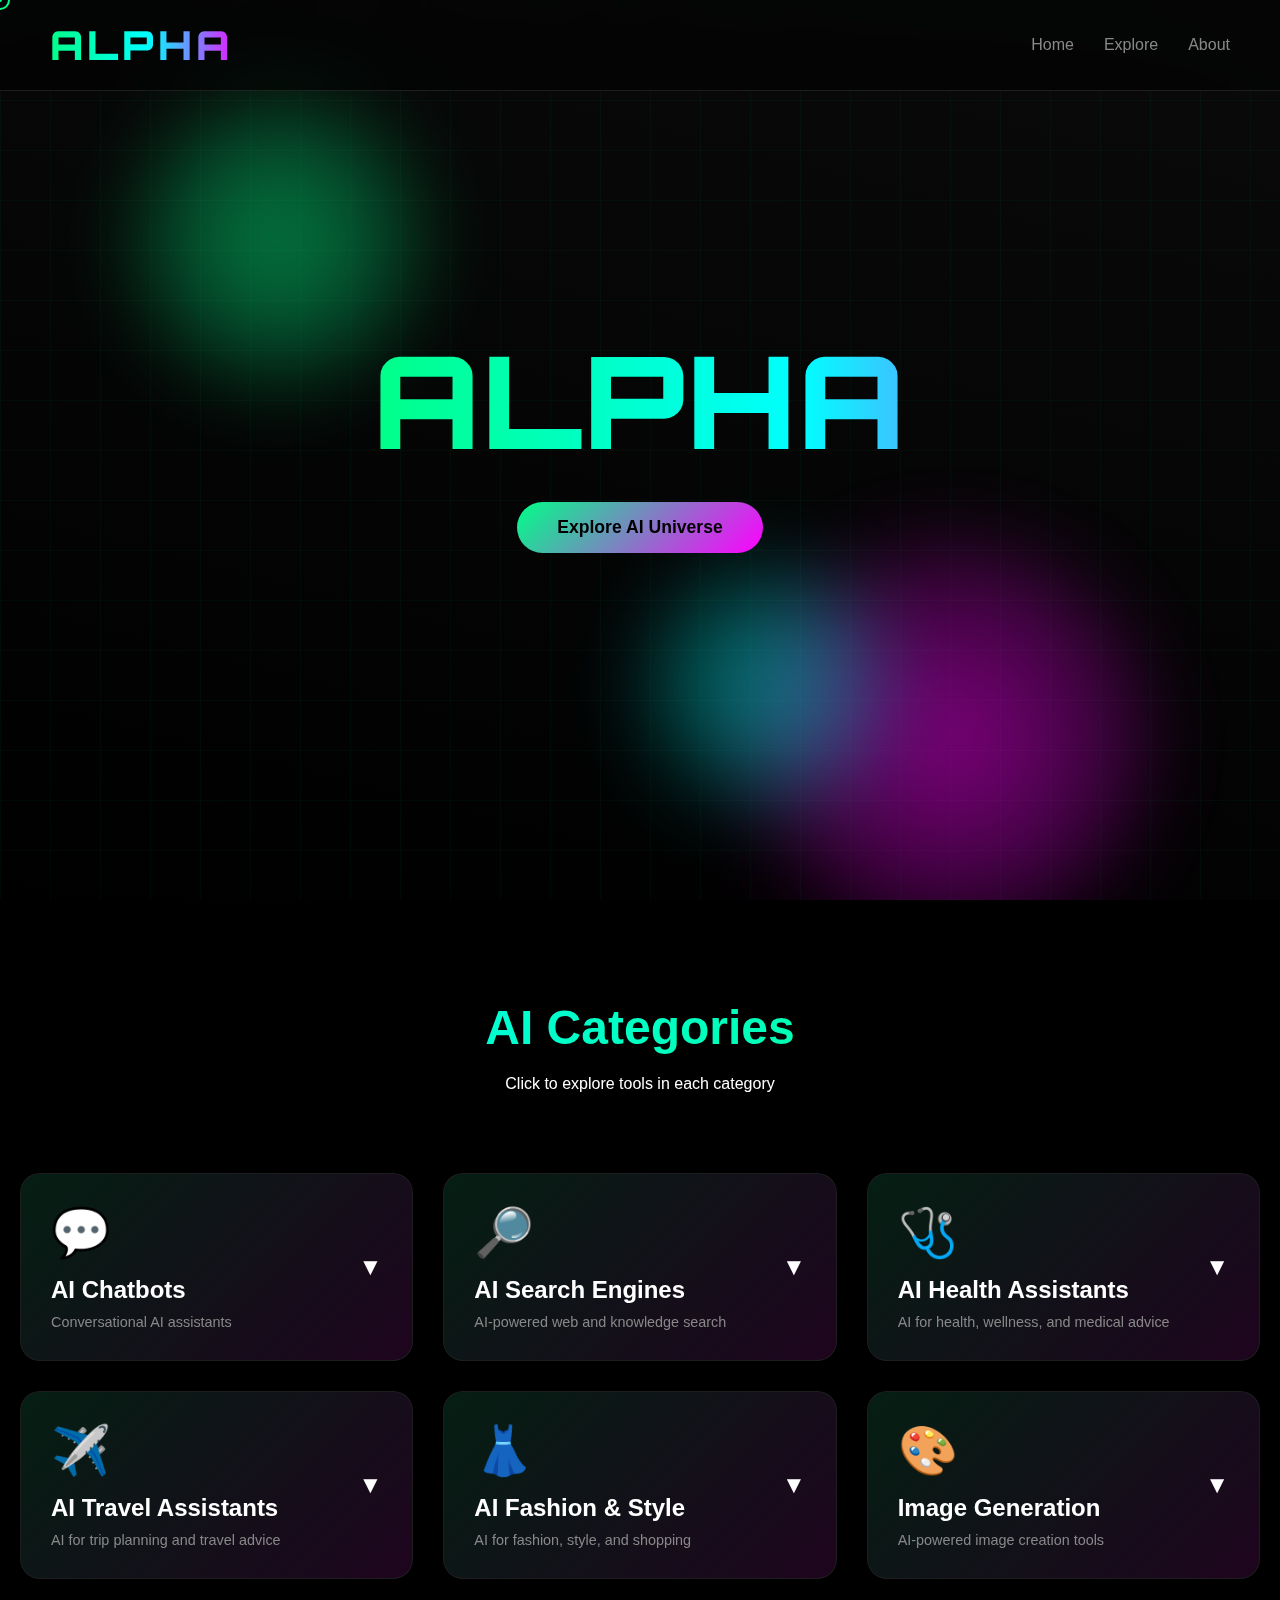
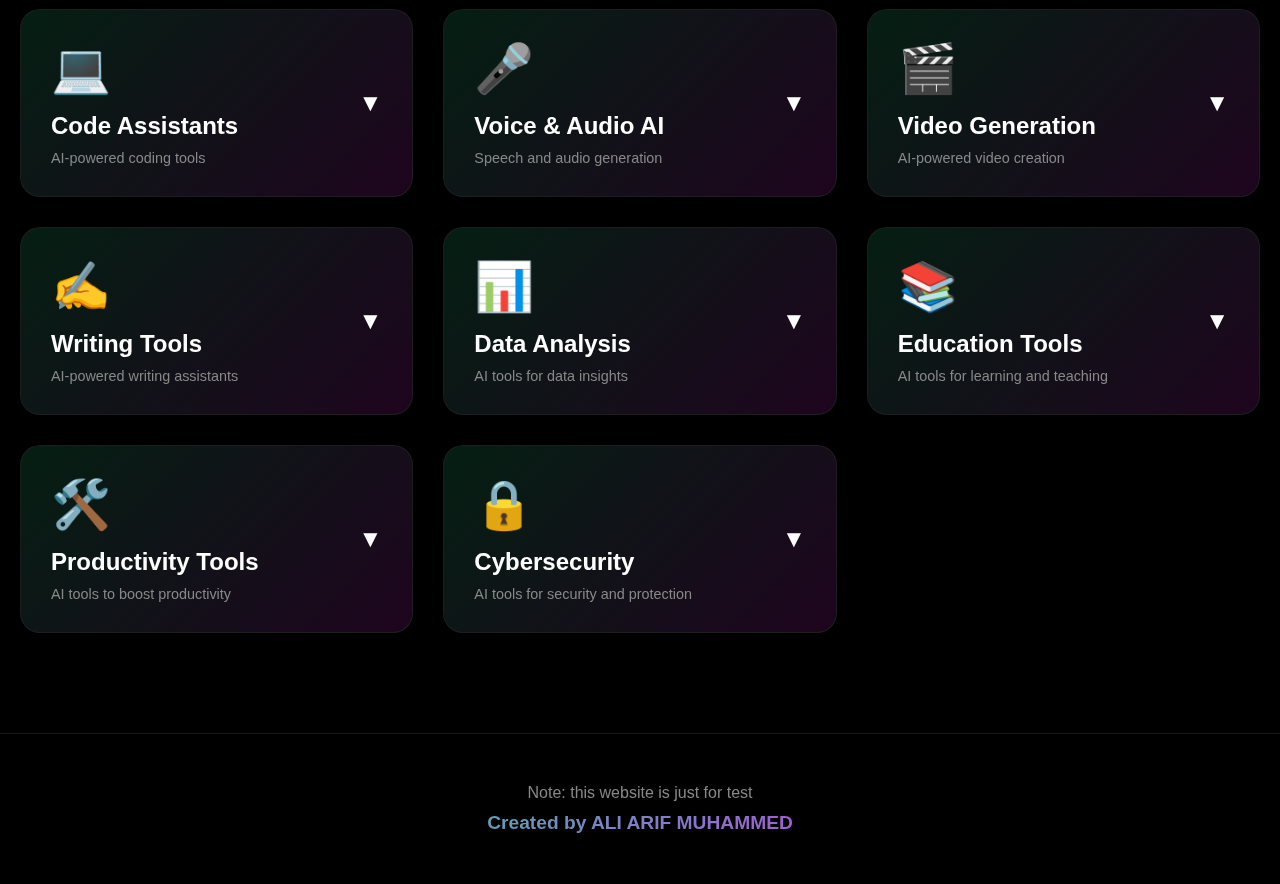
<file: index.html>
<!DOCTYPE html>
<html lang="en">
<head>
    <meta charset="UTF-8">
    <meta name="viewport" content="width=device-width, initial-scale=1.0">
    <title>ALPHA - Next-Gen AI Directory</title>
    <link href="https://fonts.googleapis.com/css2?family=Orbitron:wght@700;900&display=swap" rel="stylesheet">
    <style>
        * {
            margin: 0;
            padding: 0;
            box-sizing: border-box;
        }

        :root {
            --bg-primary: #000000;
            --bg-secondary: #0a0a0a;
            --accent-primary: #00ff88;
            --accent-secondary: #ff00ff;
            --accent-tertiary: #00ffff;
            --text-primary: #ffffff;
            --text-secondary: #888888;
            --card-bg: rgba(255, 255, 255, 0.02);
            --border: rgba(255, 255, 255, 0.1);
        }

        body {
            font-family: 'Inter', -apple-system, BlinkMacSystemFont, sans-serif;
            background: var(--bg-primary);
            color: var(--text-primary);
            overflow-x: hidden;
            cursor: none;
        }

        /* Custom Cursor */
        .cursor {
            width: 20px;
            height: 20px;
            border: 2px solid var(--accent-primary);
            border-radius: 50%;
            position: fixed;
            pointer-events: none;
            z-index: 10000;
            transition: all 0.1s ease;
            transform: translate(-50%, -50%);
        }

        .cursor-dot {
            width: 4px;
            height: 4px;
            background: var(--accent-primary);
            border-radius: 50%;
            position: fixed;
            pointer-events: none;
            z-index: 10001;
            transform: translate(-50%, -50%);
        }

        .cursor.hover {
            width: 40px;
            height: 40px;
            border-color: var(--accent-secondary);
            background: rgba(255, 0, 255, 0.1);
        }

        /* Animated Background */
        .bg-animation {
            position: fixed;
            width: 100%;
            height: 100%;
            top: 0;
            left: 0;
            z-index: -1;
            background: linear-gradient(45deg, #000000, #0a0a0a);
            overflow: hidden;
        }

        .grid-lines {
            position: absolute;
            width: 100%;
            height: 100%;
            background-image: 
                linear-gradient(rgba(0, 255, 136, 0.03) 1px, transparent 1px),
                linear-gradient(90deg, rgba(0, 255, 136, 0.03) 1px, transparent 1px);
            background-size: 50px 50px;
            animation: grid-move 10s linear infinite;
        }

        @keyframes grid-move {
            0% { transform: translate(0, 0); }
            100% { transform: translate(50px, 50px); }
        }

        .floating-shapes {
            position: absolute;
            width: 100%;
            height: 100%;
        }

        .shape {
            position: absolute;
            border-radius: 50%;
            filter: blur(40px);
            opacity: 0.5;
            animation: float 20s infinite ease-in-out;
        }

        .shape1 {
            width: 300px;
            height: 300px;
            background: radial-gradient(circle, var(--accent-primary), transparent);
            top: 10%;
            left: 10%;
        }

        .shape2 {
            width: 400px;
            height: 400px;
            background: radial-gradient(circle, var(--accent-secondary), transparent);
            top: 60%;
            right: 10%;
            animation-delay: -5s;
        }

        .shape3 {
            width: 250px;
            height: 250px;
            background: radial-gradient(circle, var(--accent-tertiary), transparent);
            bottom: 10%;
            left: 50%;
            animation-delay: -10s;
        }

        @keyframes float {
            0%, 100% { transform: translate(0, 0) scale(1); }
            25% { transform: translate(50px, -30px) scale(1.1); }
            50% { transform: translate(-30px, 50px) scale(0.9); }
            75% { transform: translate(30px, 30px) scale(1.05); }
        }

        /* Navigation */
        nav {
            position: fixed;
            top: 0;
            width: 100%;
            padding: 20px 50px;
            background: rgba(0, 0, 0, 0.5);
            backdrop-filter: blur(20px);
            z-index: 1000;
            border-bottom: 1px solid var(--border);
            transition: all 0.3s ease;
        }

        nav.scrolled {
            padding: 15px 50px;
            background: rgba(0, 0, 0, 0.8);
        }

        .nav-container {
            max-width: 1400px;
            margin: 0 auto;
            display: flex;
            justify-content: space-between;
            align-items: center;
        }

        .logo {
            font-size: 2.5rem;
            font-family: 'Orbitron', 'Inter', -apple-system, BlinkMacSystemFont, sans-serif;
            font-weight: 900;
            letter-spacing: 4px;
            background: linear-gradient(90deg, #00ff88, #00ffff, #ff00ff, #00ff88 80%);
            background-size: 200% auto;
            -webkit-background-clip: text;
            background-clip: text;
            -webkit-text-fill-color: transparent;
            /* Remove unnecessary/invalid properties */
            text-shadow: none;
            filter: none;
            transition: none;
            animation: none;
            border-radius: 0;
            padding: 0;
        }

        .logo:hover {
            text-shadow: none;
            filter: none;
        }

        .nav-links {
            display: flex;
            gap: 30px;
            list-style: none;
        }

        .nav-link {
            color: var(--text-secondary);
            text-decoration: none;
            font-weight: 500;
            position: relative;
            transition: color 0.3s ease;
            cursor: none;
        }

        .nav-link::after {
            content: '';
            position: absolute;
            bottom: -5px;
            left: 0;
            width: 0;
            height: 2px;
            background: linear-gradient(90deg, var(--accent-primary), var(--accent-secondary));
            transition: width 0.3s ease;
        }

        .nav-link:hover {
            color: var(--text-primary);
        }

        .nav-link:hover::after {
            width: 100%;
        }

        /* Hero Section */
        .hero {
            min-height: 100vh;
            display: flex;
            align-items: center;
            justify-content: center;
            position: relative;
            padding: 0 20px;
        }

        .hero-content {
            text-align: center;
            z-index: 2;
            animation: hero-enter 1.5s ease-out;
        }

        @keyframes hero-enter {
            from {
                opacity: 0;
                transform: translateY(100px) scale(0.8);
            }
            to {
                opacity: 1;
                transform: translateY(0) scale(1);
            }
        }

        .hero h1 {
            font-size: clamp(4rem, 10vw, 8rem);
            font-weight: 900;
            margin-bottom: 20px;
            line-height: 0.9;
            letter-spacing: -2px;
        }

        .glitch {
            position: relative;
            font-family: 'Orbitron', 'Inter', -apple-system, BlinkMacSystemFont, sans-serif;
            font-size: clamp(4rem, 10vw, 8rem);
            font-weight: 900;
            letter-spacing: 2px;
            background: linear-gradient(90deg, #00ff88, #00ffff, #ff00ff, #00ff88 80%);
            background-size: 300% auto;
            -webkit-background-clip: text;
            background-clip: text;
            -webkit-text-fill-color: transparent;
            color: unset;
            text-shadow: none;
            animation: none;
        }

        .hero-subtitle {
            font-size: 1.5rem;
            color: var(--text-secondary);
            margin-bottom: 40px;
            opacity: 0;
            animation: fade-in 1s ease-out 0.5s forwards;
        }

        @keyframes fade-in {
            to { opacity: 1; }
        }

        .cta-button {
            display: inline-block;
            padding: 15px 40px;
            background: linear-gradient(135deg, var(--accent-primary), var(--accent-secondary));
            color: var(--bg-primary);
            text-decoration: none;
            font-weight: 700;
            font-size: 1.1rem;
            border-radius: 50px;
            position: relative;
            overflow: hidden;
            transition: all 0.3s ease;
            cursor: none;
            animation: pulse 2s infinite;
        }

        @keyframes pulse {
            0%, 100% { box-shadow: 0 0 20px rgba(0, 255, 136, 0.5); }
            50% { box-shadow: 0 0 40px rgba(255, 0, 255, 0.5); }
        }

        .cta-button:hover {
            transform: scale(1.05);
        }

        /* Categories Section */
        .categories {
            padding: 100px 20px;
            max-width: 1400px;
            margin: 0 auto;
        }

        .section-header {
            text-align: center;
            margin-bottom: 80px;
        }

        .section-title {
            font-size: 3rem;
            font-weight: 900;
            margin-bottom: 20px;
            background: linear-gradient(135deg, var(--accent-tertiary), var(--accent-primary));
            -webkit-background-clip: text;
            -webkit-text-fill-color: transparent;
        }

        .categories-container {
            display: grid;
            grid-template-columns: repeat(auto-fit, minmax(350px, 1fr));
            gap: 30px;
        }

        .category {
            background: var(--card-bg);
            border: 1px solid var(--border);
            border-radius: 20px;
            overflow: hidden;
            transition: all 0.3s ease;
            cursor: none;
        }

        .category:hover {
            transform: translateY(-10px);
            border-color: var(--accent-primary);
            box-shadow: 0 20px 40px rgba(0, 255, 136, 0.2);
        }

        .category-header {
            padding: 30px;
            background: linear-gradient(135deg, rgba(0, 255, 136, 0.1), rgba(255, 0, 255, 0.1));
            cursor: pointer;
            position: relative;
            overflow: hidden;
        }

        .category-header::before {
            content: '';
            position: absolute;
            top: -50%;
            left: -50%;
            width: 200%;
            height: 200%;
            background: linear-gradient(45deg, transparent, rgba(255, 255, 255, 0.1), transparent);
            transform: rotate(45deg);
            transition: all 0.5s ease;
            opacity: 0;
        }

        .category-header:hover::before {
            animation: shine 0.5s ease;
        }

        @keyframes shine {
            0% { transform: translateX(-100%) translateY(-100%) rotate(45deg); opacity: 0; }
            50% { opacity: 1; }
            100% { transform: translateX(100%) translateY(100%) rotate(45deg); opacity: 0; }
        }

        .category-icon {
            font-size: 3rem;
            margin-bottom: 15px;
            display: inline-block;
            animation: icon-float 3s ease-in-out infinite;
        }

        @keyframes icon-float {
            0%, 100% { transform: translateY(0); }
            50% { transform: translateY(-10px); }
        }

        .category-name {
            font-size: 1.5rem;
            font-weight: 700;
            margin-bottom: 10px;
        }

        .category-description {
            color: var(--text-secondary);
            font-size: 0.9rem;
        }

        .expand-icon {
            position: absolute;
            right: 30px;
            top: 50%;
            transform: translateY(-50%);
            font-size: 1.5rem;
            transition: transform 0.3s ease;
        }

        .category.expanded .expand-icon {
            transform: translateY(-50%) rotate(180deg);
        }

        .tools-container {
            max-height: 0;
            overflow: hidden;
            transition: max-height 0.5s ease;
        }

        .category.expanded .tools-container {
            max-height: 1000px;
        }

        .tool {
            padding: 20px 30px;
            border-top: 1px solid var(--border);
            display: flex;
            justify-content: space-between;
            align-items: center;
            transition: all 0.3s ease;
            position: relative;
            overflow: hidden;
        }

        .tool::before {
            content: '';
            position: absolute;
            left: 0;
            top: 0;
            width: 3px;
            height: 100%;
            background: linear-gradient(180deg, var(--accent-primary), var(--accent-secondary));
            transform: scaleY(0);
            transition: transform 0.3s ease;
        }

        .tool:hover {
            background: rgba(0, 255, 136, 0.05);
            padding-left: 40px;
        }

        .tool:hover::before {
            transform: scaleY(1);
        }

        .tool-info {
            flex: 1;
        }

        .tool-name {
            font-size: 1.2rem;
            font-weight: 600;
            margin-bottom: 5px;
        }

        .tool-desc {
            color: var(--text-secondary);
            font-size: 0.9rem;
        }

        .tool-link {
            padding: 10px 25px;
            background: transparent;
            border: 2px solid var(--accent-primary);
            color: var(--accent-primary);
            text-decoration: none;
            border-radius: 25px;
            font-weight: 600;
            transition: all 0.3s ease;
            cursor: none;
            position: relative;
            overflow: hidden;
        }

        .tool-link::before {
            content: '';
            position: absolute;
            top: 0;
            left: -100%;
            width: 100%;
            height: 100%;
            background: var(--accent-primary);
            transition: left 0.3s ease;
            z-index: -1;
        }

        .tool-link:hover {
            color: var(--bg-primary);
        }

        .tool-link:hover::before {
            left: 0;
        }

        /* Footer */
        footer {
            padding: 50px 20px;
            text-align: center;
            border-top: 1px solid var(--border);
            position: relative;
            overflow: hidden;
        }

        .footer-content {
            position: relative;
            z-index: 2;
        }

        .footer-text {
            color: var(--text-secondary);
            margin-bottom: 10px;
        }

        .creator {
            font-size: 1.2rem;
            font-weight: 700;
            background: linear-gradient(135deg, var(--accent-primary), var(--accent-secondary));
            -webkit-background-clip: text;
            -webkit-text-fill-color: transparent;
        }

        /* Particles */
        .particles {
            position: absolute;
            width: 100%;
            height: 100%;
            top: 0;
            left: 0;
            pointer-events: none;
        }

        .particle {
            position: absolute;
            width: 2px;
            height: 2px;
            background: var(--accent-primary);
            border-radius: 50%;
            animation: particle-float 10s infinite linear;
        }

        @keyframes particle-float {
            from { transform: translateY(100vh) rotate(0deg); opacity: 0; }
            10% { opacity: 1; }
            90% { opacity: 1; }
            to { transform: translateY(-100vh) rotate(360deg); opacity: 0; }
        }

        /* Responsive */
        @media (max-width: 768px) {
            .nav-links {
                display: none;
            }
            
            nav {
                padding: 15px 20px;
            }
            
            .hero h1 {
                font-size: 4rem;
            }
            
            .categories-container {
                grid-template-columns: 1fr;
            }
            
            .cursor, .cursor-dot {
                display: none;
            }
            
            body {
                cursor: auto;
            }
            
            * {
                cursor: auto !important;
            }
        }
    </style>
</head>
<body>
    <!-- Custom Cursor -->
    <div class="cursor"></div>
    <div class="cursor-dot"></div>

    <!-- Animated Background -->
    <div class="bg-animation">
        <div class="grid-lines"></div>
        <div class="floating-shapes">
            <div class="shape shape1"></div>
            <div class="shape shape2"></div>
            <div class="shape shape3"></div>
        </div>
    </div>

    <!-- Navigation -->
    <nav class="reveal-on-scroll">
        <div class="nav-container">
            <div class="logo">ALPHA</div>
            <ul class="nav-links">
                <li><a href="#home" class="nav-link">Home</a></li>
                <li><a href="#categories" class="nav-link">Explore</a></li>
                <li><a href="#about" class="nav-link">About</a></li>
            </ul>
        </div>
    </nav>

    <!-- Hero Section -->
    <section id="home" class="hero reveal-on-scroll">
        <div class="hero-content">
            <h1><span class="glitch">ALPHA</span></h1>
            <p class="hero-subtitle">The Ultimate AI Tools Directory</p>
            <a href="#categories" class="cta-button">Explore AI Universe</a>
        </div>
        <div class="particles" id="hero-particles"></div>
    </section>

    <!-- Categories Section -->
    <section id="categories" class="categories reveal-on-scroll">
        <div class="section-header">
            <h2 class="section-title">AI Categories</h2>
            <p class="section-subtitle">Click to explore tools in each category</p>
        </div>

        <div class="categories-container">
            <!-- Chatbots Category -->
            <div class="category" data-category="chatbots">
                <div class="category-header">
                    <div class="category-icon">💬</div>
                    <h3 class="category-name">AI Chatbots</h3>
                    <p class="category-description">Conversational AI assistants</p>
                    <span class="expand-icon">▼</span>
                </div>
                <div class="tools-container">
                    <div class="tool">
                        <div class="tool-info">
                            <h4 class="tool-name">ChatGPT</h4>
                            <p class="tool-desc">OpenAI's powerful conversational AI</p>
                        </div>
                        <a href="https://chat.openai.com" target="_blank" class="tool-link">Visit</a>
                    </div>
                    <div class="tool">
                        <div class="tool-info">
                            <h4 class="tool-name">Claude</h4>
                            <p class="tool-desc">Anthropic's helpful AI assistant</p>
                        </div>
                        <a href="https://claude.ai" target="_blank" class="tool-link">Visit</a>
                    </div>
                    <div class="tool">
                        <div class="tool-info">
                            <h4 class="tool-name">DeepSeek</h4>
                            <p class="tool-desc">Advanced AI reasoning model</p>
                        </div>
                        <a href="https://chat.deepseek.com" target="_blank" class="tool-link">Visit</a>
                    </div>
                    <div class="tool">
                        <div class="tool-info">
                            <h4 class="tool-name">Google Gemini</h4>
                            <p class="tool-desc">Google's multimodal AI model</p>
                        </div>
                        <a href="https://gemini.google.com" target="_blank" class="tool-link">Visit</a>
                    </div>
                    <div class="tool">
                        <div class="tool-info">
                            <h4 class="tool-name">Perplexity</h4>
                            <p class="tool-desc">AI-powered search engine</p>
                        </div>
                        <a href="https://perplexity.ai" target="_blank" class="tool-link">Visit</a>
                    </div>
                    <div class="tool">
                        <div class="tool-info">
                            <h4 class="tool-name">GenSpark</h4>
                            <p class="tool-desc">Fast, creative, and multilingual AI chatbot</p>
                        </div>
                        <a href="https://genspark.ai" target="_blank" class="tool-link">Visit</a>
                    </div>
                    <div class="tool">
                        <div class="tool-info">
                            <h4 class="tool-name">Manus</h4>
                            <p class="tool-desc">AI assistant for research and productivity</p>
                        </div>
                        <a href="https://manus.ai" target="_blank" class="tool-link">Visit</a>
                    </div>
                    <div class="tool">
                        <div class="tool-info">
                            <h4 class="tool-name">Kimi</h4>
                            <p class="tool-desc">Powerful Chinese-English AI chatbot</p>
                        </div>
                        <a href="https://kimi.moonshot.cn" target="_blank" class="tool-link">Visit</a>
                    </div>
                    <div class="tool">
                        <div class="tool-info">
                            <h4 class="tool-name">GLM-4.5</h4>
                            <p class="tool-desc">Multilingual, multimodal AI chatbot</p>
                        </div>
                        <a href="https://chatglm.cn" target="_blank" class="tool-link">Visit</a>
                    </div>
                    <div class="tool">
                        <div class="tool-info">
                            <h4 class="tool-name">Copilot</h4>
                            <p class="tool-desc">Microsoft's AI assistant for productivity</p>
                        </div>
                        <a href="https://copilot.microsoft.com" target="_blank" class="tool-link">Visit</a>
                    </div>
                    <div class="tool">
                        <div class="tool-info">
                            <h4 class="tool-name">Pi</h4>
                            <p class="tool-desc">Personal AI companion by Inflection</p>
                        </div>
                        <a href="https://pi.ai" target="_blank" class="tool-link">Visit</a>
                    </div>
                    <div class="tool">
                        <div class="tool-info">
                            <h4 class="tool-name">YouChat</h4>
                            <p class="tool-desc">AI chatbot by You.com</p>
                        </div>
                        <a href="https://you.com" target="_blank" class="tool-link">Visit</a>
                    </div>
                </div>
            </div>
            <!-- NEW CATEGORIES -->
            <div class="category" data-category="search">
                <div class="category-header">
                    <div class="category-icon">🔎</div>
                    <h3 class="category-name">AI Search Engines</h3>
                    <p class="category-description">AI-powered web and knowledge search</p>
                    <span class="expand-icon">▼</span>
                </div>
                <div class="tools-container">
                    <div class="tool">
                        <div class="tool-info">
                            <h4 class="tool-name">Andi</h4>
                            <p class="tool-desc">Conversational AI search engine</p>
                        </div>
                        <a href="https://andisearch.com" target="_blank" class="tool-link">Visit</a>
                    </div>
                    <div class="tool">
                        <div class="tool-info">
                            <h4 class="tool-name">Neeva</h4>
                            <p class="tool-desc">Private, ad-free AI search</p>
                        </div>
                        <a href="https://neeva.com" target="_blank" class="tool-link">Visit</a>
                    </div>
                </div>
            </div>

            <div class="category" data-category="health">
                <div class="category-header">
                    <div class="category-icon">🩺</div>
                    <h3 class="category-name">AI Health Assistants</h3>
                    <p class="category-description">AI for health, wellness, and medical advice</p>
                    <span class="expand-icon">▼</span>
                </div>
                <div class="tools-container">
                    <div class="tool">
                        <div class="tool-info">
                            <h4 class="tool-name">HealthGPT</h4>
                            <p class="tool-desc">Personal AI health assistant</p>
                        </div>
                        <a href="https://healthgpt.com" target="_blank" class="tool-link">Visit</a>
                    </div>
                    <div class="tool">
                        <div class="tool-info">
                            <h4 class="tool-name">Ada Health</h4>
                            <p class="tool-desc">AI-powered symptom checker</p>
                        </div>
                        <a href="https://ada.com" target="_blank" class="tool-link">Visit</a>
                    </div>
                </div>
            </div>

            <div class="category" data-category="travel">
                <div class="category-header">
                    <div class="category-icon">✈️</div>
                    <h3 class="category-name">AI Travel Assistants</h3>
                    <p class="category-description">AI for trip planning and travel advice</p>
                    <span class="expand-icon">▼</span>
                </div>
                <div class="tools-container">
                    <div class="tool">
                        <div class="tool-info">
                            <h4 class="tool-name">GuideGeek</h4>
                            <p class="tool-desc">AI travel guide and planner</p>
                        </div>
                        <a href="https://guidegeek.com" target="_blank" class="tool-link">Visit</a>
                    </div>
                    <div class="tool">
                        <div class="tool-info">
                            <h4 class="tool-name">Roam Around</h4>
                            <p class="tool-desc">AI trip itinerary generator</p>
                        </div>
                        <a href="https://roamaround.io" target="_blank" class="tool-link">Visit</a>
                    </div>
                </div>
            </div>

            <div class="category" data-category="fashion">
                <div class="category-header">
                    <div class="category-icon">👗</div>
                    <h3 class="category-name">AI Fashion & Style</h3>
                    <p class="category-description">AI for fashion, style, and shopping</p>
                    <span class="expand-icon">▼</span>
                </div>
                <div class="tools-container">
                    <div class="tool">
                        <div class="tool-info">
                            <h4 class="tool-name">Vue.ai</h4>
                            <p class="tool-desc">AI for retail and fashion automation</p>
                        </div>
                        <a href="https://vue.ai" target="_blank" class="tool-link">Visit</a>
                    </div>
                    <div class="tool">
                        <div class="tool-info">
                            <h4 class="tool-name">Fashwell</h4>
                            <p class="tool-desc">Visual search and style recommendations</p>
                        </div>
                        <a href="https://fashwell.com" target="_blank" class="tool-link">Visit</a>
                    </div>
                </div>
            </div>

            <!-- Image Generation Category -->
            <div class="category" data-category="image">
                <div class="category-header">
                    <div class="category-icon">🎨</div>
                    <h3 class="category-name">Image Generation</h3>
                    <p class="category-description">AI-powered image creation tools</p>
                    <span class="expand-icon">▼</span>
                </div>
                <div class="tools-container">
                    <div class="tool">
                        <div class="tool-info">
                            <h4 class="tool-name">Midjourney</h4>
                            <p class="tool-desc">High-quality AI art generation</p>
                        </div>
                        <a href="https://midjourney.com" target="_blank" class="tool-link">Visit</a>
                    </div>
                    <div class="tool">
                        <div class="tool-info">
                            <h4 class="tool-name">DALL-E 3</h4>
                            <p class="tool-desc">OpenAI's image generation model</p>
                        </div>
                        <a href="https://openai.com/dall-e-3" target="_blank" class="tool-link">Visit</a>
                    </div>
                    <div class="tool">
                        <div class="tool-info">
                            <h4 class="tool-name">Stable Diffusion</h4>
                            <p class="tool-desc">Open-source image generation</p>
                        </div>
                        <a href="https://stability.ai" target="_blank" class="tool-link">Visit</a>
                    </div>
                    <div class="tool">
                        <div class="tool-info">
                            <h4 class="tool-name">Adobe Firefly</h4>
                            <p class="tool-desc">Adobe's creative AI suite</p>
                        </div>
                        <a href="https://firefly.adobe.com" target="_blank" class="tool-link">Visit</a>
                    </div>
                    <div class="tool">
                        <div class="tool-info">
                            <h4 class="tool-name">Leonardo AI</h4>
                            <p class="tool-desc">Professional AI image creation</p>
                        </div>
                        <a href="https://leonardo.ai" target="_blank" class="tool-link">Visit</a>
                    </div>
                </div>
            </div>

            <!-- Code Assistants Category -->
            <div class="category" data-category="code">
                <div class="category-header">
                    <div class="category-icon">💻</div>
                    <h3 class="category-name">Code Assistants</h3>
                    <p class="category-description">AI-powered coding tools</p>
                    <span class="expand-icon">▼</span>
                </div>
                <div class="tools-container">
                    <div class="tool">
                        <div class="tool-info">
                            <h4 class="tool-name">GitHub Copilot</h4>
                            <p class="tool-desc">AI pair programmer</p>
                        </div>
                        <a href="https://copilot.github.com" target="_blank" class="tool-link">Visit</a>
                    </div>
                    <div class="tool">
                        <div class="tool-info">
                            <h4 class="tool-name">Cursor</h4>
                            <p class="tool-desc">AI-first code editor</p>
                        </div>
                        <a href="https://cursor.sh" target="_blank" class="tool-link">Visit</a>
                    </div>
                    <div class="tool">
                        <div class="tool-info">
                            <h4 class="tool-name">Tabnine</h4>
                            <p class="tool-desc">AI code completion</p>
                        </div>
                        <a href="https://tabnine.com" target="_blank" class="tool-link">Visit</a>
                    </div>
                    <div class="tool">
                        <div class="tool-info">
                            <h4 class="tool-name">Replit AI</h4>
                            <p class="tool-desc">Collaborative AI coding</p>
                        </div>
                        <a href="https://replit.com" target="_blank" class="tool-link">Visit</a>
                    </div>
                    <div class="tool">
                        <div class="tool-info">
                            <h4 class="tool-name">Codeium</h4>
                            <p class="tool-desc">Free AI code assistant</p>
                        </div>
                        <a href="https://codeium.com" target="_blank" class="tool-link">Visit</a>
                    </div>
                </div>
            </div>

            <!-- Voice & Audio Category -->
            <div class="category" data-category="voice">
                <div class="category-header">
                    <div class="category-icon">🎤</div>
                    <h3 class="category-name">Voice & Audio AI</h3>
                    <p class="category-description">Speech and audio generation</p>
                    <span class="expand-icon">▼</span>
                </div>
                <div class="tools-container">
                    <div class="tool">
                        <div class="tool-info">
                            <h4 class="tool-name">ElevenLabs</h4>
                            <p class="tool-desc">Realistic voice synthesis</p>
                        </div>
                        <a href="https://elevenlabs.io" target="_blank" class="tool-link">Visit</a>
                    </div>
                    <div class="tool">
                        <div class="tool-info">
                            <h4 class="tool-name">Murf AI</h4>
                            <p class="tool-desc">AI voice generator</p>
                        </div>
                        <a href="https://murf.ai" target="_blank" class="tool-link">Visit</a>
                    </div>
                    <div class="tool">
                        <div class="tool-info">
                            <h4 class="tool-name">Suno AI</h4>
                            <p class="tool-desc">AI music generation</p>
                        </div>
                        <a href="https://suno.com" target="_blank" class="tool-link">Visit</a>
                    </div>
                    <div class="tool">
                        <div class="tool-info">
                            <h4 class="tool-name">Udio</h4>
                            <p class="tool-desc">AI music creation platform</p>
                        </div>
                        <a href="https://udio.com" target="_blank" class="tool-link">Visit</a>
                    </div>
                    <div class="tool">
                        <div class="tool-info">
                            <h4 class="tool-name">Resemble AI</h4>
                            <p class="tool-desc">Custom voice cloning</p>
                        </div>
                        <a href="https://resemble.ai" target="_blank" class="tool-link">Visit</a>
                    </div>
                </div>
            </div>

            <!-- Video Generation Category -->
            <div class="category" data-category="video">
                <div class="category-header">
                    <div class="category-icon">🎬</div>
                    <h3 class="category-name">Video Generation</h3>
                    <p class="category-description">AI-powered video creation</p>
                    <span class="expand-icon">▼</span>
                </div>
                <div class="tools-container">
                    <div class="tool">
                        <div class="tool-info">
                            <h4 class="tool-name">Runway</h4>
                            <p class="tool-desc">AI video generation and editing</p>
                        </div>
                        <a href="https://runwayml.com" target="_blank" class="tool-link">Visit</a>
                    </div>
                    <div class="tool">
                        <div class="tool-info">
                            <h4 class="tool-name">Pika Labs</h4>
                            <p class="tool-desc">Text-to-video AI platform</p>
                        </div>
                        <a href="https://pika.art" target="_blank" class="tool-link">Visit</a>
                    </div>
                    <div class="tool">
                        <div class="tool-info">
                            <h4 class="tool-name">Synthesia</h4>
                            <p class="tool-desc">AI avatar video creation</p>
                        </div>
                        <a href="https://synthesia.io" target="_blank" class="tool-link">Visit</a>
                    </div>
                    <div class="tool">
                        <div class="tool-info">
                            <h4 class="tool-name">HeyGen</h4>
                            <p class="tool-desc">AI spokesperson videos</p>
                        </div>
                        <a href="https://heygen.com" target="_blank" class="tool-link">Visit</a>
                    </div>
                    <div class="tool">
                        <div class="tool-info">
                            <h4 class="tool-name">Luma AI</h4>
                            <p class="tool-desc">3D capture and rendering</p>
                        </div>
                        <a href="https://lumalabs.ai" target="_blank" class="tool-link">Visit</a>
                    </div>
                </div>
            </div>

            <!-- Writing Tools Category -->
            <div class="category" data-category="writing">
                <div class="category-header">
                    <div class="category-icon">✍️</div>
                    <h3 class="category-name">Writing Tools</h3>
                    <p class="category-description">AI-powered writing assistants</p>
                    <span class="expand-icon">▼</span>
                </div>
                <div class="tools-container">
                    <div class="tool">
                        <div class="tool-info">
                            <h4 class="tool-name">Jasper</h4>
                            <p class="tool-desc">AI content creation platform</p>
                        </div>
                        <a href="https://jasper.ai" target="_blank" class="tool-link">Visit</a>
                    </div>
                    <div class="tool">
                        <div class="tool-info">
                            <h4 class="tool-name">Copy.ai</h4>
                            <p class="tool-desc">AI copywriting assistant</p>
                        </div>
                        <a href="https://copy.ai" target="_blank" class="tool-link">Visit</a>
                    </div>
                    <div class="tool">
                        <div class="tool-info">
                            <h4 class="tool-name">Writesonic</h4>
                            <p class="tool-desc">AI article and blog writer</p>
                        </div>
                        <a href="https://writesonic.com" target="_blank" class="tool-link">Visit</a>
                    </div>
                    <div class="tool">
                        <div class="tool-info">
                            <h4 class="tool-name">Grammarly</h4>
                            <p class="tool-desc">AI writing enhancement</p>
                        </div>
                        <a href="https://grammarly.com" target="_blank" class="tool-link">Visit</a>
                    </div>
                    <div class="tool">
                        <div class="tool-info">
                            <h4 class="tool-name">Notion AI</h4>
                            <p class="tool-desc">AI-powered workspace</p>
                        </div>
                        <a href="https://notion.so" target="_blank" class="tool-link">Visit</a>
                    </div>
                </div>
            </div>

            <!-- Data Analysis Category -->
            <div class="category" data-category="data-analysis">
                <div class="category-header">
                    <div class="category-icon">📊</div>
                    <h3 class="category-name">Data Analysis</h3>
                    <p class="category-description">AI tools for data insights</p>
                    <span class="expand-icon">▼</span>
                </div>
                <div class="tools-container">
                    <div class="tool">
                        <div class="tool-info">
                            <h4 class="tool-name">DataRobot</h4>
                            <p class="tool-desc">Automated machine learning platform</p>
                        </div>
                        <a href="https://datarobot.com" target="_blank" class="tool-link">Visit</a>
                    </div>
                    <div class="tool">
                        <div class="tool-info">
                            <h4 class="tool-name">Alteryx</h4>
                            <p class="tool-desc">Data analytics and automation</p>
                        </div>
                        <a href="https://alteryx.com" target="_blank" class="tool-link">Visit</a>
                    </div>
                    <div class="tool">
                        <div class="tool-info">
                            <h4 class="tool-name">BigML</h4>
                            <p class="tool-desc">Machine learning made simple</p>
                        </div>
                        <a href="https://bigml.com" target="_blank" class="tool-link">Visit</a>
                    </div>
                </div>
            </div>

            <!-- Education Tools Category -->
            <div class="category" data-category="education">
                <div class="category-header">
                    <div class="category-icon">📚</div>
                    <h3 class="category-name">Education Tools</h3>
                    <p class="category-description">AI tools for learning and teaching</p>
                    <span class="expand-icon">▼</span>
                </div>
                <div class="tools-container">
                    <div class="tool">
                        <div class="tool-info">
                            <h4 class="tool-name">Khanmigo</h4>
                            <p class="tool-desc">AI tutor by Khan Academy</p>
                        </div>
                        <a href="https://khanacademy.org" target="_blank" class="tool-link">Visit</a>
                    </div>
                    <div class="tool">
                        <div class="tool-info">
                            <h4 class="tool-name">Quizlet</h4>
                            <p class="tool-desc">AI-powered study tools</p>
                        </div>
                        <a href="https://quizlet.com" target="_blank" class="tool-link">Visit</a>
                    </div>
                    <div class="tool">
                        <div class="tool-info">
                            <h4 class="tool-name">Socratic</h4>
                            <p class="tool-desc">AI homework helper</p>
                        </div>
                        <a href="https://socratic.org" target="_blank" class="tool-link">Visit</a>
                    </div>
                </div>
            </div>

            <!-- Productivity Tools Category -->
            <div class="category" data-category="productivity">
                <div class="category-header">
                    <div class="category-icon">🛠️</div>
                    <h3 class="category-name">Productivity Tools</h3>
                    <p class="category-description">AI tools to boost productivity</p>
                    <span class="expand-icon">▼</span>
                </div>
                <div class="tools-container">
                    <div class="tool">
                        <div class="tool-info">
                            <h4 class="tool-name">Motion</h4>
                            <p class="tool-desc">AI-powered task management</p>
                        </div>
                        <a href="https://usemotion.com" target="_blank" class="tool-link">Visit</a>
                    </div>
                    <div class="tool">
                        <div class="tool-info">
                            <h4 class="tool-name">Friday</h4>
                            <p class="tool-desc">AI daily planner</p>
                        </div>
                        <a href="https://friday.app" target="_blank" class="tool-link">Visit</a>
                    </div>
                    <div class="tool">
                        <div class="tool-info">
                            <h4 class="tool-name">Otter.ai</h4>
                            <p class="tool-desc">AI meeting transcription</p>
                        </div>
                        <a href="https://otter.ai" target="_blank" class="tool-link">Visit</a>
                    </div>
                </div>
            </div>

            <!-- Cybersecurity Tools Category -->
            <div class="category" data-category="cybersecurity">
                <div class="category-header">
                    <div class="category-icon">🔒</div>
                    <h3 class="category-name">Cybersecurity</h3>
                    <p class="category-description">AI tools for security and protection</p>
                    <span class="expand-icon">▼</span>
                </div>
                <div class="tools-container">
                    <div class="tool">
                        <div class="tool-info">
                            <h4 class="tool-name">Darktrace</h4>
                            <p class="tool-desc">AI for cyber defense</p>
                        </div>
                        <a href="https://darktrace.com" target="_blank" class="tool-link">Visit</a>
                    </div>
                    <div class="tool">
                        <div class="tool-info">
                            <h4 class="tool-name">CrowdStrike</h4>
                            <p class="tool-desc">AI endpoint protection</p>
                        </div>
                        <a href="https://crowdstrike.com" target="_blank" class="tool-link">Visit</a>
                    </div>
                    <div class="tool">
                        <div class="tool-info">
                            <h4 class="tool-name">Vectra AI</h4>
                            <p class="tool-desc">AI threat detection</p>
                        </div>
                        <a href="https://vectra.ai" target="_blank" class="tool-link">Visit</a>
                    </div>
                </div>
            </div>
        </div>
    </section>

    <!-- Footer -->
    <footer id="about" class="reveal-on-scroll">
        <div class="footer-content">
            <p class="footer-text">Note: this website is just for test </p>
            <p class="creator">Created by ALI ARIF MUHAMMED</p>
        </div>
    </footer>

    <script>
        // Custom Cursor
        const cursor = document.querySelector('.cursor');
        const cursorDot = document.querySelector('.cursor-dot');
        
        if (window.innerWidth > 768) {
            document.addEventListener('mousemove', (e) => {
                cursor.style.left = e.clientX + 'px';
                cursor.style.top = e.clientY + 'px';
                cursorDot.style.left = e.clientX + 'px';
                cursorDot.style.top = e.clientY + 'px';
            });

            document.querySelectorAll('a, button, .category-header, .tool-link').forEach(el => {
                el.addEventListener('mouseenter', () => cursor.classList.add('hover'));
                el.addEventListener('mouseleave', () => cursor.classList.remove('hover'));
            });
        }

        // Smooth Scrolling
        document.querySelectorAll('a[href^="#"]').forEach(anchor => {
            anchor.addEventListener('click', function (e) {
                e.preventDefault();
                const target = document.querySelector(this.getAttribute('href'));
                if (target) {
                    target.scrollIntoView({ behavior: 'smooth', block: 'start' });
                }
            });
        });

        // Nav Background on Scroll
        window.addEventListener('scroll', () => {
            const nav = document.querySelector('nav');
            if (window.scrollY > 50) {
                nav.classList.add('scrolled');
            } else {
                nav.classList.remove('scrolled');
            }
        });

        // Category Expand/Collapse
        document.querySelectorAll('.category-header').forEach(header => {
            header.addEventListener('click', function() {
                const category = this.parentElement;
                const isExpanded = category.classList.contains('expanded');
                
                // Close all other categories
                document.querySelectorAll('.category').forEach(cat => {
                    cat.classList.remove('expanded');
                });
                
                // Toggle current category
                if (!isExpanded) {
                    category.classList.add('expanded');
                    
                    // Animate tools appearance
                    const tools = category.querySelectorAll('.tool');
                    tools.forEach((tool, index) => {
                        tool.style.opacity = '0';
                        tool.style.transform = 'translateX(-20px)';
                        setTimeout(() => {
                            tool.style.transition = 'all 0.3s ease';
                            tool.style.opacity = '1';
                            tool.style.transform = 'translateX(0)';
                        }, index * 50);
                    });
                }
            });
        });

        // Generate Particles
        function createParticle(container) {
            const particle = document.createElement('div');
            particle.className = 'particle';
            particle.style.left = Math.random() * 100 + '%';
            particle.style.animationDelay = Math.random() * 10 + 's';
            particle.style.animationDuration = (10 + Math.random() * 10) + 's';
            container.appendChild(particle);
        }

        const particlesContainer = document.getElementById('hero-particles');
        if (particlesContainer) {
            for (let i = 0; i < 50; i++) {
                createParticle(particlesContainer);
            }
        }

        // Intersection Observer for Animations
        const observerOptions = {
            threshold: 0.1,
            rootMargin: '0px 0px -50px 0px'
        };

        const observer = new IntersectionObserver((entries) => {
            entries.forEach(entry => {
                if (entry.isIntersecting) {
                    entry.target.style.opacity = '0';
                    entry.target.style.transform = 'translateY(50px)';
                    
                    setTimeout(() => {
                        entry.target.style.transition = 'all 0.8s ease';
                        entry.target.style.opacity = '1';
                        entry.target.style.transform = 'translateY(0)';
                    }, 100);
                    
                    observer.unobserve(entry.target);
                }
            });
        }, observerOptions);

        // Observe categories
        document.querySelectorAll('.category').forEach(category => {
            observer.observe(category);
        });

        // Add hover sound effect (visual feedback)
        document.querySelectorAll('.tool-link, .cta-button').forEach(button => {
            button.addEventListener('mouseenter', function() {
                this.style.transform = 'scale(1.05)';
            });
            
            button.addEventListener('mouseleave', function() {
                this.style.transform = 'scale(1)';
            });
        });

        // Dynamic background gradient animation
        let gradientAngle = 0;
        function animateBackground() {
            gradientAngle += 0.5;
            const bgAnimation = document.querySelector('.bg-animation');
            if (bgAnimation) {
                bgAnimation.style.background = `linear-gradient(${gradientAngle}deg, #000000, #0a0a0a)`;
            }
            requestAnimationFrame(animateBackground);
        }
        animateBackground();

        // Typing effect for hero subtitle
        const subtitle = document.querySelector('.hero-subtitle');
        if (subtitle) {
            const text = subtitle.textContent;
            subtitle.textContent = '';
            let i = 0;
            
            function typeWriter() {
                if (i < text.length) {
                    subtitle.textContent += text.charAt(i);
                    i++;
                    setTimeout(typeWriter, 50);
                }
            }
            
            setTimeout(typeWriter, 1000);
        }

        // Add magnetic effect to buttons
        document.querySelectorAll('.tool-link, .cta-button').forEach(button => {
            button.addEventListener('mousemove', function(e) {
                const rect = this.getBoundingClientRect();
                const x = e.clientX - rect.left - rect.width / 2;
                const y = e.clientY - rect.top - rect.height / 2;
                
                this.style.transform = `translate(${x * 0.1}px, ${y * 0.1}px) scale(1.05)`;
            });
            
            button.addEventListener('mouseleave', function() {
                this.style.transform = 'translate(0, 0) scale(1)';
            });
        });

        // Performance optimization
        let ticking = false;
        function updateAnimations() {
            if (!ticking) {
                window.requestAnimationFrame(() => {
                    // Update animations here
                    ticking = false;
                });
                ticking = true;
            }
        }
        
        window.addEventListener('scroll', updateAnimations);
        window.addEventListener('resize', updateAnimations);

        // Scroll direction detection for animation
        let lastScrollY = window.scrollY;
        function handleScrollDirection() {
            const body = document.body;
            const currentScrollY = window.scrollY;
            if (currentScrollY > lastScrollY) {
                body.classList.add('scroll-down');
                body.classList.remove('scroll-up');
            } else if (currentScrollY < lastScrollY) {
                body.classList.add('scroll-up');
                body.classList.remove('scroll-down');
            }
            lastScrollY = currentScrollY;
        }
        window.addEventListener('scroll', handleScrollDirection);
    </script>
</body>
</html>
</file>
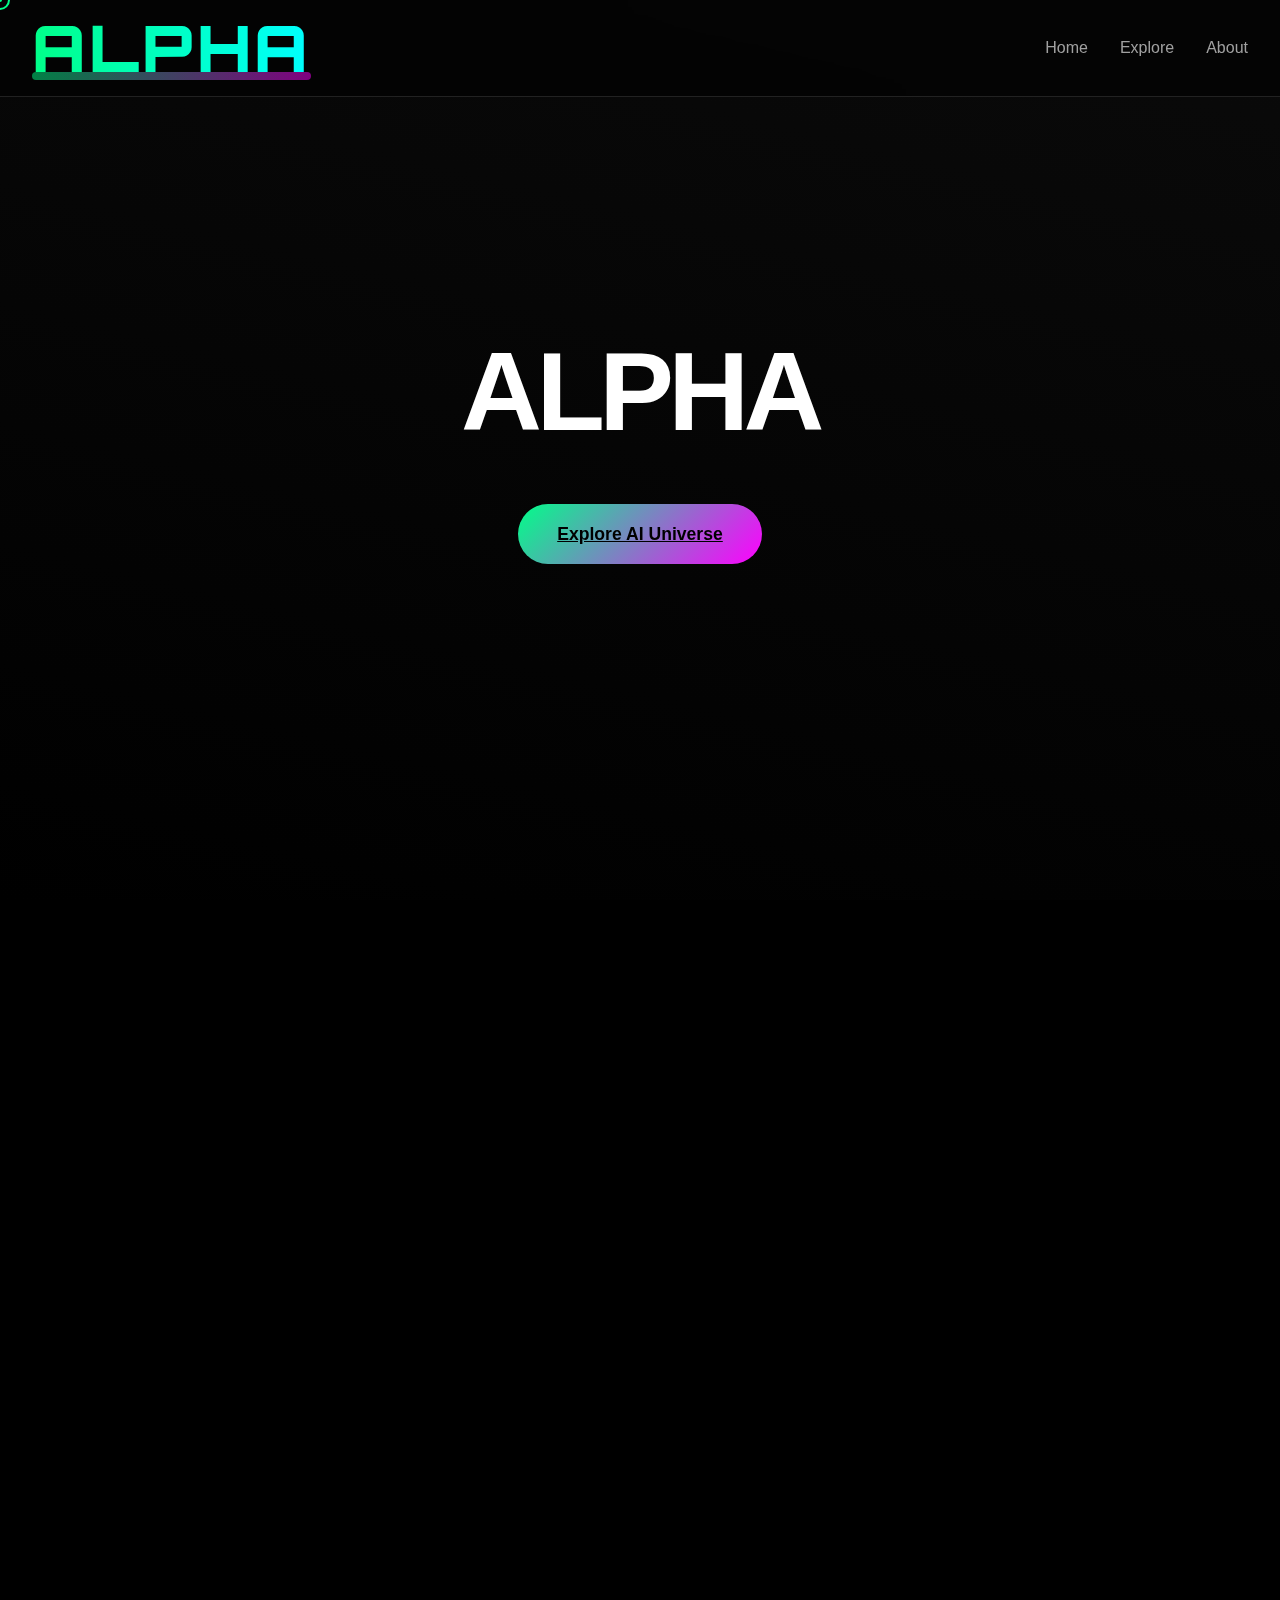
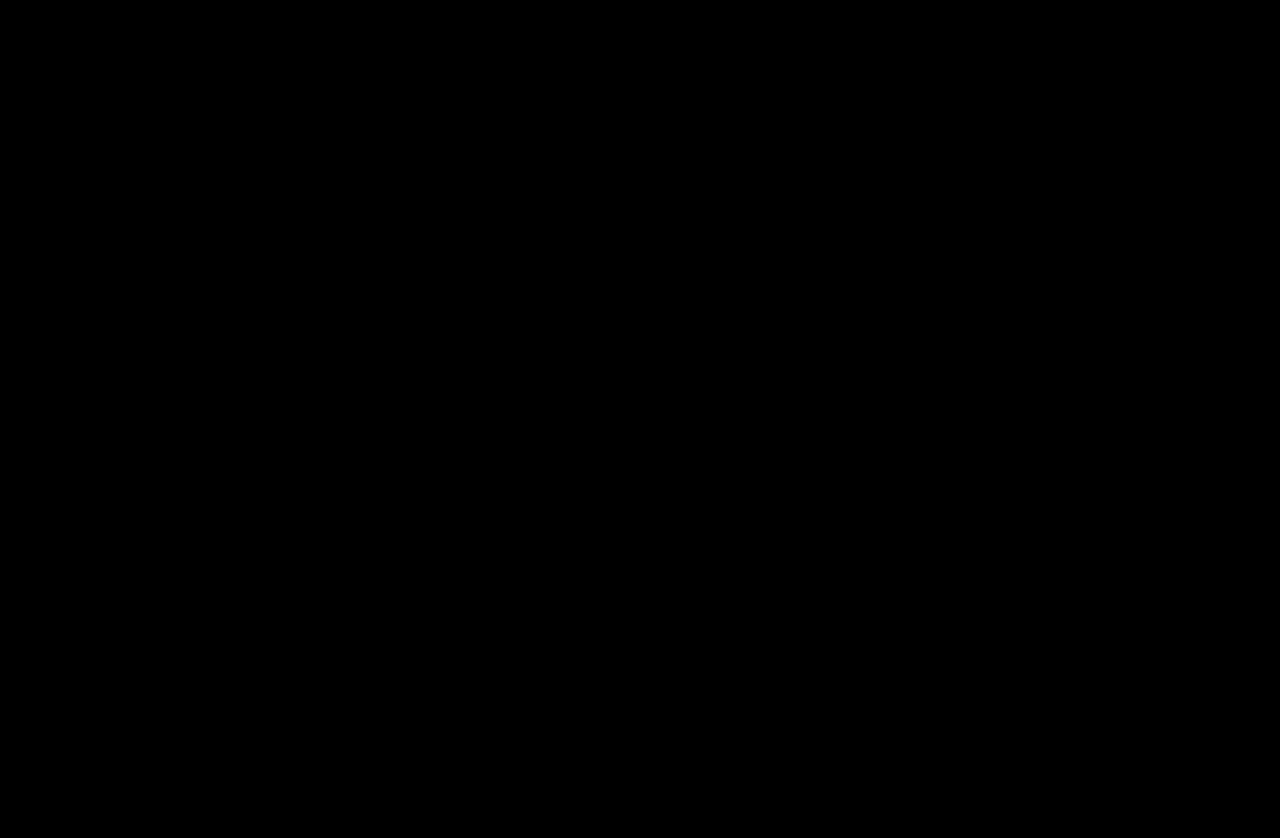
<file: html/index.html>
<!DOCTYPE html>
<html lang="en">
<head>
    <meta charset="UTF-8">
    <meta name="viewport" content="width=device-width, initial-scale=1.0">
    <title>ALPHA - Next-Gen AI Directory</title>
    <link href="https://fonts.googleapis.com/css2?family=Orbitron:wght@700;900&display=swap" rel="stylesheet">
    <link rel="stylesheet" href="../style.css">
    <style>
        /* Custom scrollbar for chatbots when expanded */
        .category[data-category="chatbots"].expanded .tools-container {
            max-height: 400px;
            overflow-y: auto;
            padding-right: 8px;
        }
        /* Optional: show a nice scrollbar */
        .category[data-category="chatbots"].expanded .tools-container::-webkit-scrollbar {
            width: 6px;
        }
        .category[data-category="chatbots"].expanded .tools-container::-webkit-scrollbar-thumb {
            background: #888;
            border-radius: 4px;
        }
        .category[data-category="chatbots"].expanded .tools-container::-webkit-scrollbar-track {
            background: transparent;
        }
    </style>
</head>
<body>
    <!-- Custom Cursor -->
    <div class="cursor"></div>
    <div class="cursor-dot"></div>

    <!-- Animated Background -->
    <div class="bg-animation"></div>

    <!-- Navigation -->
    <nav class="reveal-on-scroll">
        <div class="nav-container">
            <div class="logo">ALPHA</div>
            <ul class="nav-links">
                <li><a href="#home" class="nav-link">Home</a></li>
                <li><a href="#categories" class="nav-link">Explore</a></li>
                <li><a href="#about" class="nav-link">About</a></li>
            </ul>
        </div>
    </nav>

    <!-- Hero Section -->
    <section id="home" class="hero reveal-on-scroll">
        <div class="hero-content">
            <h1><span class="glitch">ALPHA</span></h1>
            <p class="hero-subtitle">The Ultimate AI Tools Directory</p>
            <a href="#categories" class="cta-button">Explore AI Universe</a>
        </div>
        <div class="particles" id="hero-particles"></div>
    </section>

    <!-- Categories Section -->
    <section id="categories" class="categories reveal-on-scroll">
        <div class="section-header">
            <h2 class="section-title">AI Categories</h2>
            <p class="section-subtitle">Click to explore tools in each category</p>
        </div>

        <div class="categories-container">
            <!-- Chatbots Category -->
            <div class="category" data-category="chatbots">
                <div class="category-header">
                    <div class="category-icon">💬</div>
                    <h3 class="category-name">AI Chatbots</h3>
                    <p class="category-description">Conversational AI assistants</p>
                    <span class="expand-icon">▼</span>
                </div>
                <div class="tools-container">
                    <div class="tool">
                        <div class="tool-info">
                            <h4 class="tool-name">ChatGPT</h4>
                            <p class="tool-desc">OpenAI's powerful conversational AI</p>
                        </div>
                        <a href="https://chat.openai.com" target="_blank" class="tool-link">Visit</a>
                    </div>
                    <div class="tool">
                        <div class="tool-info">
                            <h4 class="tool-name">Claude</h4>
                            <p class="tool-desc">Anthropic's helpful AI assistant</p>
                        </div>
                        <a href="https://claude.ai" target="_blank" class="tool-link">Visit</a>
                    </div>
                    <div class="tool">
                        <div class="tool-info">
                            <h4 class="tool-name">DeepSeek</h4>
                            <p class="tool-desc">Advanced AI reasoning model</p>
                        </div>
                        <a href="https://chat.deepseek.com" target="_blank" class="tool-link">Visit</a>
                    </div>
                    <div class="tool">
                        <div class="tool-info">
                            <h4 class="tool-name">Google Gemini</h4>
                            <p class="tool-desc">Google's multimodal AI model</p>
                        </div>
                        <a href="https://gemini.google.com" target="_blank" class="tool-link">Visit</a>
                    </div>
                    <div class="tool">
                        <div class="tool-info">
                            <h4 class="tool-name">Perplexity</h4>
                            <p class="tool-desc">AI-powered search engine</p>
                        </div>
                        <a href="https://perplexity.ai" target="_blank" class="tool-link">Visit</a>
                    </div>
                    <div class="tool">
                        <div class="tool-info">
                            <h4 class="tool-name">GenSpark</h4>
                            <p class="tool-desc">Fast, creative, and multilingual AI chatbot</p>
                        </div>
                        <a href="https://genspark.ai" target="_blank" class="tool-link">Visit</a>
                    </div>
                    <div class="tool">
                        <div class="tool-info">
                            <h4 class="tool-name">Manus</h4>
                            <p class="tool-desc">AI assistant for research and productivity</p>
                        </div>
                        <a href="https://manus.ai" target="_blank" class="tool-link">Visit</a>
                    </div>
                    <div class="tool">
                        <div class="tool-info">
                            <h4 class="tool-name">Kimi</h4>
                            <p class="tool-desc">Powerful Chinese-English AI chatbot</p>
                        </div>
                        <a href="https://kimi.moonshot.cn" target="_blank" class="tool-link">Visit</a>
                    </div>
                    <div class="tool">
                        <div class="tool-info">
                            <h4 class="tool-name">GLM-4.5</h4>
                            <p class="tool-desc">Multilingual, multimodal AI chatbot</p>
                        </div>
                        <a href="https://chatglm.cn" target="_blank" class="tool-link">Visit</a>
                    </div>
                    <div class="tool">
                        <div class="tool-info">
                            <h4 class="tool-name">Copilot</h4>
                            <p class="tool-desc">Microsoft's AI assistant for productivity</p>
                        </div>
                        <a href="https://copilot.microsoft.com" target="_blank" class="tool-link">Visit</a>
                    </div>
                    <div class="tool">
                        <div class="tool-info">
                            <h4 class="tool-name">Pi</h4>
                            <p class="tool-desc">Personal AI companion by Inflection</p>
                        </div>
                        <a href="https://pi.ai" target="_blank" class="tool-link">Visit</a>
                    </div>
                    <div class="tool">
                        <div class="tool-info">
                            <h4 class="tool-name">YouChat</h4>
                            <p class="tool-desc">AI chatbot by You.com</p>
                        </div>
                        <a href="https://you.com" target="_blank" class="tool-link">Visit</a>
                    </div>
                    <!-- Added missing chatbots -->
                    <div class="tool">
                        <div class="tool-info">
                            <h4 class="tool-name">Grok</h4>
                            <p class="tool-desc">X's conversational AI chatbot</p>
                        </div>
                        <a href="https://grok.x.ai" target="_blank" class="tool-link">Visit</a>
                    </div>
                    <div class="tool">
                        <div class="tool-info">
                            <h4 class="tool-name">Ernie</h4>
                            <p class="tool-desc">Baidu's advanced AI chatbot</p>
                        </div>
                        <a href="https://yiyan.baidu.com" target="_blank" class="tool-link">Visit</a>
                    </div>
                    <div class="tool">
                        <div class="tool-info">
                            <h4 class="tool-name">Command R+</h4>
                            <p class="tool-desc">Cohere's enterprise AI assistant</p>
                        </div>
                        <a href="https://cohere.com/products/command" target="_blank" class="tool-link">Visit</a>
                    </div>
                    <div class="tool">
                        <div class="tool-info">
                            <h4 class="tool-name">Llama</h4>
                            <p class="tool-desc">Meta's open-source AI model</p>
                        </div>
                        <a href="https://llama.meta.com" target="_blank" class="tool-link">Visit</a>
                    </div>
                    <div class="tool">
                        <div class="tool-info">
                            <h4 class="tool-name">Mistral</h4>
                            <p class="tool-desc">European open-source AI chatbot</p>
                        </div>
                        <a href="https://mistral.ai" target="_blank" class="tool-link">Visit</a>
                    </div>
                    <div class="tool">
                        <div class="tool-info">
                            <h4 class="tool-name">Tiangong</h4>
                            <p class="tool-desc">Chinese AI chatbot</p>
                        </div>
                        <a href="https://tiangong.xfyun.cn" target="_blank" class="tool-link">Visit</a>
                    </div>
                    <div class="tool">
                        <div class="tool-info">
                            <h4 class="tool-name">Qwen</h4>
                            <p class="tool-desc">Alibaba's large language model</p>
                        </div>
                        <a href="https://qwen.aliyun.com" target="_blank" class="tool-link">Visit</a>
                    </div>
                </div>
            </div>

            <!-- NEW CATEGORIES -->
            <div class="category" data-category="search">
                <div class="category-header">
                    <div class="category-icon">🔎</div>
                    <h3 class="category-name">AI Search Engines</h3>
                    <p class="category-description">AI-powered web and knowledge search</p>
                    <span class="expand-icon">▼</span>
                </div>
                <div class="tools-container">
                    <div class="tool">
                        <div class="tool-info">
                            <h4 class="tool-name">Andi</h4>
                            <p class="tool-desc">Conversational AI search engine</p>
                        </div>
                        <a href="https://andisearch.com" target="_blank" class="tool-link">Visit</a>
                    </div>
                    <div class="tool">
                        <div class="tool-info">
                            <h4 class="tool-name">Neeva</h4>
                            <p class="tool-desc">Private, ad-free AI search</p>
                        </div>
                        <a href="https://neeva.com" target="_blank" class="tool-link">Visit</a>
                    </div>
                    <div class="tool">
                        <div class="tool-info">
                            <h4 class="tool-name">Perplexity</h4>
                            <p class="tool-desc">Conversational AI search engine</p>
                        </div>
                        <a href="https://perplexity.ai" target="_blank" class="tool-link">Visit</a>
                    </div>
                    <div class="tool">
                        <div class="tool-info">
                            <h4 class="tool-name">Scira</h4>
                            <p class="tool-desc">AI-powered research assistant</p>
                        </div>
                        <a href="https://scira.app" target="_blank" class="tool-link">Visit</a>
                    </div>
                    <div class="tool">
                        <div class="tool-info">
                            <h4 class="tool-name">Phind</h4>
                            <p class="tool-desc">AI search for developers</p>
                        </div>
                        <a href="https://phind.com" target="_blank" class="tool-link">Visit</a>
                    </div>
                    <div class="tool">
                        <div class="tool-info">
                            <h4 class="tool-name">Exa</h4>
                            <p class="tool-desc">Neural search engine for the web</p>
                        </div>
                        <a href="https://exa.ai" target="_blank" class="tool-link">Visit</a>
                    </div>
                    <div class="tool">
                        <div class="tool-info">
                            <h4 class="tool-name">Elicit</h4>
                            <p class="tool-desc">AI research assistant for papers</p>
                        </div>
                        <a href="https://elicit.org" target="_blank" class="tool-link">Visit</a>
                    </div>
                    <div class="tool">
                        <div class="tool-info">
                            <h4 class="tool-name">Consensus</h4>
                            <p class="tool-desc">Evidence-based AI search</p>
                        </div>
                        <a href="https://consensus.app" target="_blank" class="tool-link">Visit</a>
                    </div>
                    <div class="tool">
                        <div class="tool-info">
                            <h4 class="tool-name">Andi</h4>
                            <p class="tool-desc">Conversational AI search engine</p>
                        </div>
                        <a href="https://andisearch.com" target="_blank" class="tool-link">Visit</a>
                    </div>
                    <div class="tool">
                        <div class="tool-info">
                            <h4 class="tool-name">Semantic Scholar</h4>
                            <p class="tool-desc">AI-powered academic search</p>
                        </div>
                        <a href="https://semanticscholar.org" target="_blank" class="tool-link">Visit</a>
                    </div>
                </div>
            </div>

            <div class="category" data-category="health">
                <div class="category-header">
                    <div class="category-icon">🩺</div>
                    <h3 class="category-name">AI Health Assistants</h3>
                    <p class="category-description">AI for health, wellness, and medical advice</p>
                    <span class="expand-icon">▼</span>
                </div>
                <div class="tools-container">
                    <div class="tool">
                        <div class="tool-info">
                            <h4 class="tool-name">HealthGPT</h4>
                            <p class="tool-desc">Personal AI health assistant</p>
                        </div>
                        <a href="https://healthgpt.com" target="_blank" class="tool-link">Visit</a>
                    </div>
                    <div class="tool">
                        <div class="tool-info">
                            <h4 class="tool-name">Ada Health</h4>
                            <p class="tool-desc">AI-powered symptom checker</p>
                        </div>
                        <a href="https://ada.com" target="_blank" class="tool-link">Visit</a>
                    </div>
                </div>
            </div>

            <div class="category" data-category="travel">
                <div class="category-header">
                    <div class="category-icon">✈️</div>
                    <h3 class="category-name">AI Travel Assistants</h3>
                    <p class="category-description">AI for trip planning and travel advice</p>
                    <span class="expand-icon">▼</span>
                </div>
                <div class="tools-container">
                    <div class="tool">
                        <div class="tool-info">
                            <h4 class="tool-name">GuideGeek</h4>
                            <p class="tool-desc">AI travel guide and planner</p>
                        </div>
                        <a href="https://guidegeek.com" target="_blank" class="tool-link">Visit</a>
                    </div>
                    <div class="tool">
                        <div class="tool-info">
                            <h4 class="tool-name">Roam Around</h4>
                            <p class="tool-desc">AI trip itinerary generator</p>
                        </div>
                        <a href="https://roamaround.io" target="_blank" class="tool-link">Visit</a>
                    </div>
                </div>
            </div>

            <div class="category" data-category="fashion">
                <div class="category-header">
                    <div class="category-icon">👗</div>
                    <h3 class="category-name">AI Fashion & Style</h3>
                    <p class="category-description">AI for fashion, style, and shopping</p>
                    <span class="expand-icon">▼</span>
                </div>
                <div class="tools-container">
                    <div class="tool">
                        <div class="tool-info">
                            <h4 class="tool-name">Vue.ai</h4>
                            <p class="tool-desc">AI for retail and fashion automation</p>
                        </div>
                        <a href="https://vue.ai" target="_blank" class="tool-link">Visit</a>
                    </div>
                    <div class="tool">
                        <div class="tool-info">
                            <h4 class="tool-name">Fashwell</h4>
                            <p class="tool-desc">Visual search and style recommendations</p>
                        </div>
                        <a href="https://fashwell.com" target="_blank" class="tool-link">Visit</a>
                    </div>
                </div>
            </div>

            <!-- Image Generation Category -->
            <div class="category" data-category="image">
                <div class="category-header">
                    <div class="category-icon">🎨</div>
                    <h3 class="category-name">Image Generation</h3>
                    <p class="category-description">AI-powered image creation tools</p>
                    <span class="expand-icon">▼</span>
                </div>
                <div class="tools-container">
                    <div class="tool">
                        <div class="tool-info">
                            <h4 class="tool-name">Midjourney</h4>
                            <p class="tool-desc">High-quality AI art generation</p>
                        </div>
                        <a href="https://midjourney.com" target="_blank" class="tool-link">Visit</a>
                    </div>
                    <div class="tool">
                        <div class="tool-info">
                            <h4 class="tool-name">DALL-E 3</h4>
                            <p class="tool-desc">OpenAI's image generation model</p>
                        </div>
                        <a href="https://openai.com/dall-e-3" target="_blank" class="tool-link">Visit</a>
                    </div>
                    <div class="tool">
                        <div class="tool-info">
                            <h4 class="tool-name">Stable Diffusion</h4>
                            <p class="tool-desc">Open-source image generation</p>
                        </div>
                        <a href="https://stability.ai" target="_blank" class="tool-link">Visit</a>
                    </div>
                    <div class="tool">
                        <div class="tool-info">
                            <h4 class="tool-name">Adobe Firefly</h4>
                            <p class="tool-desc">Adobe's creative AI suite</p>
                        </div>
                        <a href="https://firefly.adobe.com" target="_blank" class="tool-link">Visit</a>
                    </div>
                    <div class="tool">
                        <div class="tool-info">
                            <h4 class="tool-name">Leonardo AI</h4>
                            <p class="tool-desc">Professional AI image creation</p>
                        </div>
                        <a href="https://leonardo.ai" target="_blank" class="tool-link">Visit</a>
                    </div>
                </div>
            </div>

            <!-- Code Assistants Category -->
            <div class="category" data-category="code">
                <div class="category-header">
                    <div class="category-icon">💻</div>
                    <h3 class="category-name">Code Assistants</h3>
                    <p class="category-description">AI-powered coding tools</p>
                    <span class="expand-icon">▼</span>
                </div>
                <div class="tools-container">
                    <div class="tool">
                        <div class="tool-info">
                            <h4 class="tool-name">GitHub Copilot</h4>
                            <p class="tool-desc">AI pair programmer</p>
                        </div>
                        <a href="https://copilot.github.com" target="_blank" class="tool-link">Visit</a>
                    </div>
                    <div class="tool">
                        <div class="tool-info">
                            <h4 class="tool-name">Cursor</h4>
                            <p class="tool-desc">AI-first code editor</p>
                        </div>
                        <a href="https://cursor.sh" target="_blank" class="tool-link">Visit</a>
                    </div>
                    <div class="tool">
                        <div class="tool-info">
                            <h4 class="tool-name">Tabnine</h4>
                            <p class="tool-desc">AI code completion</p>
                        </div>
                        <a href="https://tabnine.com" target="_blank" class="tool-link">Visit</a>
                    </div>
                    <div class="tool">
                        <div class="tool-info">
                            <h4 class="tool-name">Replit AI</h4>
                            <p class="tool-desc">Collaborative AI coding</p>
                        </div>
                        <a href="https://replit.com" target="_blank" class="tool-link">Visit</a>
                    </div>
                    <div class="tool">
                        <div class="tool-info">
                            <h4 class="tool-name">Codeium</h4>
                            <p class="tool-desc">Free AI code assistant</p>
                        </div>
                        <a href="https://codeium.com" target="_blank" class="tool-link">Visit</a>
                    </div>
                </div>
            </div>

            <!-- Voice & Audio Category -->
            <div class="category" data-category="voice">
                <div class="category-header">
                    <div class="category-icon">🎤</div>
                    <h3 class="category-name">Voice & Audio AI</h3>
                    <p class="category-description">Speech and audio generation</p>
                    <span class="expand-icon">▼</span>
                </div>
                <div class="tools-container">
                    <div class="tool">
                        <div class="tool-info">
                            <h4 class="tool-name">ElevenLabs</h4>
                            <p class="tool-desc">Realistic voice synthesis</p>
                        </div>
                        <a href="https://elevenlabs.io" target="_blank" class="tool-link">Visit</a>
                    </div>
                    <div class="tool">
                        <div class="tool-info">
                            <h4 class="tool-name">Murf AI</h4>
                            <p class="tool-desc">AI voice generator</p>
                        </div>
                        <a href="https://murf.ai" target="_blank" class="tool-link">Visit</a>
                    </div>
                    <div class="tool">
                        <div class="tool-info">
                            <h4 class="tool-name">Suno AI</h4>
                            <p class="tool-desc">AI music generation</p>
                        </div>
                        <a href="https://suno.com" target="_blank" class="tool-link">Visit</a>
                    </div>
                    <div class="tool">
                        <div class="tool-info">
                            <h4 class="tool-name">Udio</h4>
                            <p class="tool-desc">AI music creation platform</p>
                        </div>
                        <a href="https://udio.com" target="_blank" class="tool-link">Visit</a>
                    </div>
                    <div class="tool">
                        <div class="tool-info">
                            <h4 class="tool-name">Resemble AI</h4>
                            <p class="tool-desc">Custom voice cloning</p>
                        </div>
                        <a href="https://resemble.ai" target="_blank" class="tool-link">Visit</a>
                    </div>
                </div>
            </div>

            <!-- Video Generation Category -->
            <div class="category" data-category="video">
                <div class="category-header">
                    <div class="category-icon">🎬</div>
                    <h3 class="category-name">Video Generation</h3>
                    <p class="category-description">AI-powered video creation</p>
                    <span class="expand-icon">▼</span>
                </div>
                <div class="tools-container">
                    <div class="tool">
                        <div class="tool-info">
                            <h4 class="tool-name">Runway</h4>
                            <p class="tool-desc">AI video generation and editing</p>
                        </div>
                        <a href="https://runwayml.com" target="_blank" class="tool-link">Visit</a>
                    </div>
                    <div class="tool">
                        <div class="tool-info">
                            <h4 class="tool-name">Pika Labs</h4>
                            <p class="tool-desc">Text-to-video AI platform</p>
                        </div>
                        <a href="https://pika.art" target="_blank" class="tool-link">Visit</a>
                    </div>
                    <div class="tool">
                        <div class="tool-info">
                            <h4 class="tool-name">Synthesia</h4>
                            <p class="tool-desc">AI avatar video creation</p>
                        </div>
                        <a href="https://synthesia.io" target="_blank" class="tool-link">Visit</a>
                    </div>
                    <div class="tool">
                        <div class="tool-info">
                            <h4 class="tool-name">HeyGen</h4>
                            <p class="tool-desc">AI spokesperson videos</p>
                        </div>
                        <a href="https://heygen.com" target="_blank" class="tool-link">Visit</a>
                    </div>
                    <div class="tool">
                        <div class="tool-info">
                            <h4 class="tool-name">Luma AI</h4>
                            <p class="tool-desc">3D capture and rendering</p>
                        </div>
                        <a href="https://lumalabs.ai" target="_blank" class="tool-link">Visit</a>
                    </div>
                </div>
            </div>

            <!-- Writing Tools Category -->
            <div class="category" data-category="writing">
                <div class="category-header">
                    <div class="category-icon">✍️</div>
                    <h3 class="category-name">Writing Tools</h3>
                    <p class="category-description">AI-powered writing assistants</p>
                    <span class="expand-icon">▼</span>
                </div>
                <div class="tools-container">
                    <div class="tool">
                        <div class="tool-info">
                            <h4 class="tool-name">Jasper</h4>
                            <p class="tool-desc">AI content creation platform</p>
                        </div>
                        <a href="https://jasper.ai" target="_blank" class="tool-link">Visit</a>
                    </div>
                    <div class="tool">
                        <div class="tool-info">
                            <h4 class="tool-name">Copy.ai</h4>
                            <p class="tool-desc">AI copywriting assistant</p>
                        </div>
                        <a href="https://copy.ai" target="_blank" class="tool-link">Visit</a>
                    </div>
                    <div class="tool">
                        <div class="tool-info">
                            <h4 class="tool-name">Writesonic</h4>
                            <p class="tool-desc">AI article and blog writer</p>
                        </div>
                        <a href="https://writesonic.com" target="_blank" class="tool-link">Visit</a>
                    </div>
                    <div class="tool">
                        <div class="tool-info">
                            <h4 class="tool-name">Grammarly</h4>
                            <p class="tool-desc">AI writing enhancement</p>
                        </div>
                        <a href="https://grammarly.com" target="_blank" class="tool-link">Visit</a>
                    </div>
                    <div class="tool">
                        <div class="tool-info">
                            <h4 class="tool-name">Notion AI</h4>
                            <p class="tool-desc">AI-powered workspace</p>
                        </div>
                        <a href="https://notion.so" target="_blank" class="tool-link">Visit</a>
                    </div>
                </div>
            </div>

            <!-- Data Analysis Category -->
            <div class="category" data-category="data-analysis">
                <div class="category-header">
                    <div class="category-icon">📊</div>
                    <h3 class="category-name">Data Analysis</h3>
                    <p class="category-description">AI tools for data insights</p>
                    <span class="expand-icon">▼</span>
                </div>
                <div class="tools-container">
                    <div class="tool">
                        <div class="tool-info">
                            <h4 class="tool-name">DataRobot</h4>
                            <p class="tool-desc">Automated machine learning platform</p>
                        </div>
                        <a href="https://datarobot.com" target="_blank" class="tool-link">Visit</a>
                    </div>
                    <div class="tool">
                        <div class="tool-info">
                            <h4 class="tool-name">Alteryx</h4>
                            <p class="tool-desc">Data analytics and automation</p>
                        </div>
                        <a href="https://alteryx.com" target="_blank" class="tool-link">Visit</a>
                    </div>
                    <div class="tool">
                        <div class="tool-info">
                            <h4 class="tool-name">BigML</h4>
                            <p class="tool-desc">Machine learning made simple</p>
                        </div>
                        <a href="https://bigml.com" target="_blank" class="tool-link">Visit</a>
                    </div>
                </div>
            </div>

            <!-- Education Tools Category -->
            <div class="category" data-category="education">
                <div class="category-header">
                    <div class="category-icon">📚</div>
                    <h3 class="category-name">Education Tools</h3>
                    <p class="category-description">AI tools for learning and teaching</p>
                    <span class="expand-icon">▼</span>
                </div>
                <div class="tools-container">
                    <div class="tool">
                        <div class="tool-info">
                            <h4 class="tool-name">Khanmigo</h4>
                            <p class="tool-desc">AI tutor by Khan Academy</p>
                        </div>
                        <a href="https://khanacademy.org" target="_blank" class="tool-link">Visit</a>
                    </div>
                    <div class="tool">
                        <div class="tool-info">
                            <h4 class="tool-name">Quizlet</h4>
                            <p class="tool-desc">AI-powered study tools</p>
                        </div>
                        <a href="https://quizlet.com" target="_blank" class="tool-link">Visit</a>
                    </div>
                    <div class="tool">
                        <div class="tool-info">
                            <h4 class="tool-name">Socratic</h4>
                            <p class="tool-desc">AI homework helper</p>
                        </div>
                        <a href="https://socratic.org" target="_blank" class="tool-link">Visit</a>
                    </div>
                </div>
            </div>

            <!-- Productivity Tools Category -->
            <div class="category" data-category="productivity">
                <div class="category-header">
                    <div class="category-icon">🛠️</div>
                    <h3 class="category-name">Productivity Tools</h3>
                    <p class="category-description">AI tools to boost productivity</p>
                    <span class="expand-icon">▼</span>
                </div>
                <div class="tools-container">
                    <div class="tool">
                        <div class="tool-info">
                            <h4 class="tool-name">Motion</h4>
                            <p class="tool-desc">AI-powered task management</p>
                        </div>
                        <a href="https://usemotion.com" target="_blank" class="tool-link">Visit</a>
                    </div>
                    <div class="tool">
                        <div class="tool-info">
                            <h4 class="tool-name">Friday</h4>
                            <p class="tool-desc">AI daily planner</p>
                        </div>
                        <a href="https://friday.app" target="_blank" class="tool-link">Visit</a>
                    </div>
                    <div class="tool">
                        <div class="tool-info">
                            <h4 class="tool-name">Otter.ai</h4>
                            <p class="tool-desc">AI meeting transcription</p>
                        </div>
                        <a href="https://otter.ai" target="_blank" class="tool-link">Visit</a>
                    </div>
                </div>
            </div>

            <!-- Cybersecurity Tools Category -->
            <div class="category" data-category="cybersecurity">
                <div class="category-header">
                    <div class="category-icon">🔒</div>
                    <h3 class="category-name">Cybersecurity</h3>
                    <p class="category-description">AI tools for security and protection</p>
                    <span class="expand-icon">▼</span>
                </div>
                <div class="tools-container">
                    <div class="tool">
                        <div class="tool-info">
                            <h4 class="tool-name">Darktrace</h4>
                            <p class="tool-desc">AI for cyber defense</p>
                        </div>
                        <a href="https://darktrace.com" target="_blank" class="tool-link">Visit</a>
                    </div>
                    <div class="tool">
                        <div class="tool-info">
                            <h4 class="tool-name">CrowdStrike</h4>
                            <p class="tool-desc">AI endpoint protection</p>
                        </div>
                        <a href="https://crowdstrike.com" target="_blank" class="tool-link">Visit</a>
                    </div>
                    <div class="tool">
                        <div class="tool-info">
                            <h4 class="tool-name">Vectra AI</h4>
                            <p class="tool-desc">AI threat detection</p>
                        </div>
                        <a href="https://vectra.ai" target="_blank" class="tool-link">Visit</a>
                    </div>
                </div>
            </div>
        </div>
    </section>

    <!-- Footer -->
    <footer id="about" class="reveal-on-scroll">
        <div class="footer-content">
            <p class="footer-text">NOTE: This website is just for Test </p>
            <p class="creator">Created by ALI </p>
        </div>
    </footer>

    <script src="../ali.js"></script>
</body>
</html>
</file>
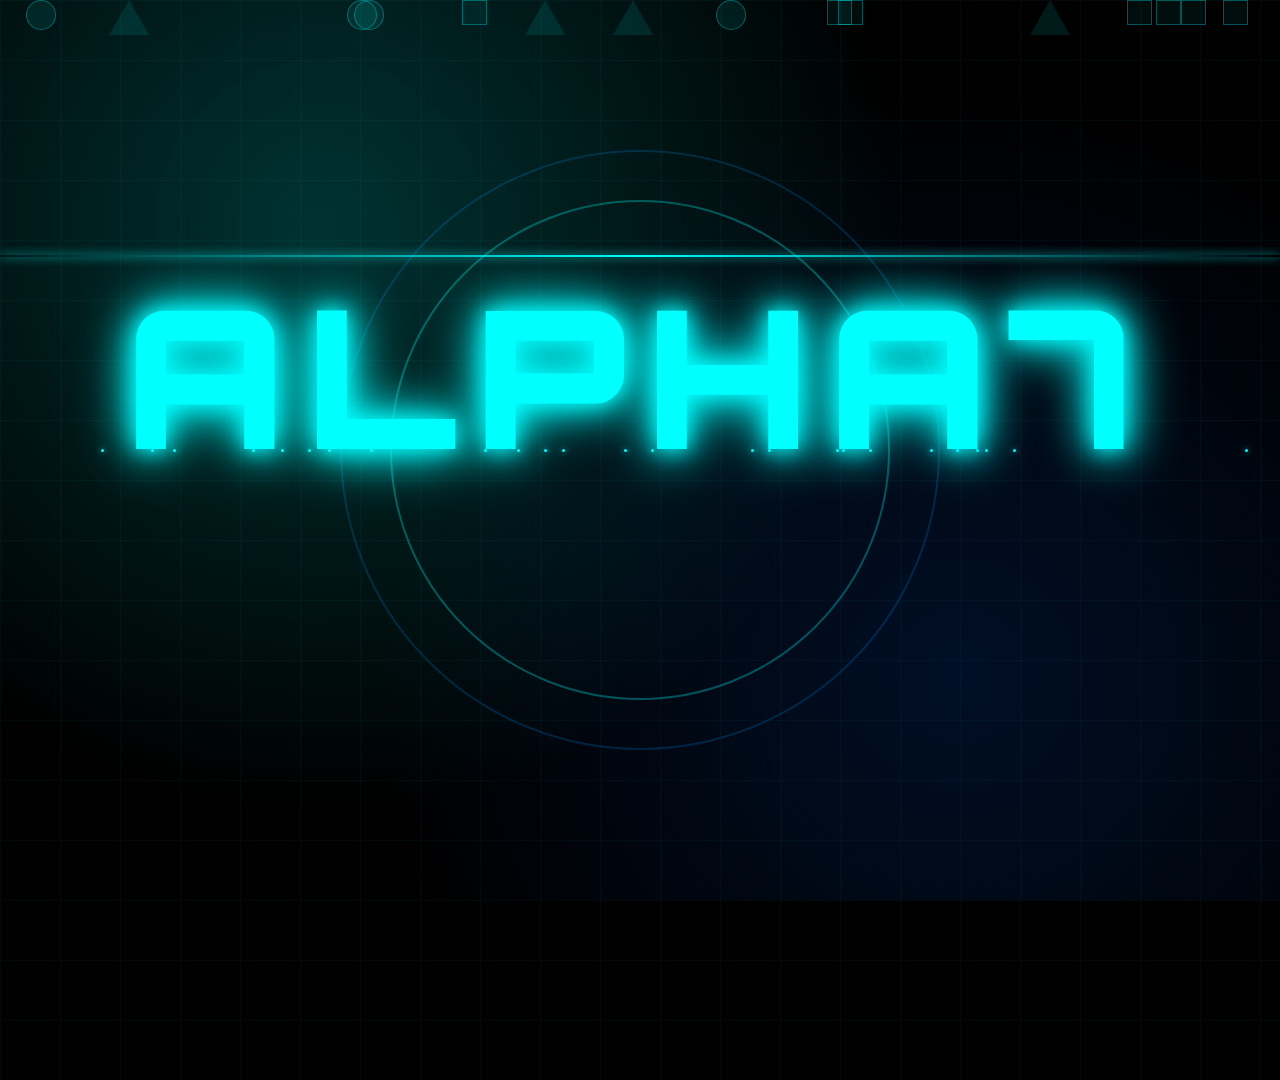
<file: entrance.html>
<!DOCTYPE html>
<html lang="en">
<head>
    <meta charset="UTF-8">
    <meta name="viewport" content="width=device-width, initial-scale=1.0">
    <title>ALPHA - Enter</title>
    <style>
        @import url('https://fonts.googleapis.com/css2?family=Rajdhani:wght@400;600;700&family=Orbitron:wght@400;700;900&display=swap');
        
        * {
            margin: 0;
            padding: 0;
            box-sizing: border-box;
        }

        body {
            font-family: 'Rajdhani', sans-serif;
            background: #000000;
            height: 100vh;
            overflow: hidden;
            display: flex;
            justify-content: center;
            align-items: center;
            position: relative;
        }

        /* Enhanced animated background */
        .animated-bg {
            position: fixed;
            top: 0;
            left: 0;
            width: 100%;
            height: 100%;
            z-index: 1;
            background: 
                radial-gradient(circle at 25% 25%, rgba(0, 255, 255, 0.2) 0%, transparent 50%),
                radial-gradient(circle at 75% 75%, rgba(0, 100, 255, 0.15) 0%, transparent 50%);
            animation: backgroundShift 8s ease-in-out infinite alternate;
        }

        @keyframes backgroundShift {
            0% {
                background: 
                    radial-gradient(circle at 25% 25%, rgba(0, 255, 255, 0.2) 0%, transparent 50%),
                    radial-gradient(circle at 75% 75%, rgba(0, 100, 255, 0.15) 0%, transparent 50%);
            }
            100% {
                background: 
                    radial-gradient(circle at 75% 25%, rgba(0, 255, 255, 0.15) 0%, transparent 50%),
                    radial-gradient(circle at 25% 75%, rgba(0, 100, 255, 0.2) 0%, transparent 50%);
            }
        }

        /* Floating geometric shapes */
        .floating-shapes {
            position: absolute;
            width: 100%;
            height: 100%;
            overflow: hidden;
        }

        .shape {
            position: absolute;
            border: 1px solid rgba(0, 255, 255, 0.3);
            animation: float 15s infinite linear;
        }

        .shape.triangle {
            width: 0;
            height: 0;
            border-left: 20px solid transparent;
            border-right: 20px solid transparent;
            border-bottom: 35px solid rgba(0, 255, 255, 0.1);
            border-top: none;
        }

        .shape.square {
            width: 25px;
            height: 25px;
            background: rgba(0, 255, 255, 0.05);
        }

        .shape.circle {
            width: 30px;
            height: 30px;
            border-radius: 50%;
            background: rgba(0, 255, 255, 0.08);
        }

        @keyframes float {
            0% {
                transform: translateY(100vh) rotate(0deg);
                opacity: 0;
            }
            10% {
                opacity: 1;
            }
            90% {
                opacity: 1;
            }
            100% {
                transform: translateY(-100vh) rotate(360deg);
                opacity: 0;
            }
        }

        /* Grid overlay with animation */
        .grid-overlay {
            position: absolute;
            top: 0;
            left: 0;
            width: 120%;
            height: 120%;
            opacity: 0.08;
            background-image: 
                linear-gradient(rgba(0, 255, 255, 0.5) 1px, transparent 1px),
                linear-gradient(90deg, rgba(0, 255, 255, 0.5) 1px, transparent 1px);
            background-size: 60px 60px;
            animation: gridFlow 25s linear infinite;
        }

        @keyframes gridFlow {
            0% { transform: translate(-60px, -60px) rotate(0deg); }
            100% { transform: translate(0px, 0px) rotate(1deg); }
        }

        /* Main container */
        .main-container {
            text-align: center;
            z-index: 10;
            position: relative;
        }

        /* Logo styling - KEEP INLINE */
        .logo-container {
            position: relative;
            margin-bottom: 4rem;
            display: inline-block;
        }

        .main-logo {
            font-size: 12rem;
            font-weight: 900;
            font-family: 'Orbitron', monospace;
            color: #00ffff;
            text-shadow: 
                0 0 20px #00ffff,
                0 0 40px #00ffff,
                0 0 60px #00ffff;
            letter-spacing: 0.1em;
            position: relative;
            display: inline-block;
            animation: logoGlow 4s ease-in-out infinite alternate;
        }

        @keyframes logoGlow {
            from {
                text-shadow: 
                    0 0 20px #00ffff,
                    0 0 40px #00ffff,
                    0 0 60px #00ffff;
                transform: scale(1);
            }
            to {
                text-shadow: 
                    0 0 30px #00ffff,
                    0 0 60px #00ffff,
                    0 0 90px #00ffff,
                    0 0 120px #00ffff;
                transform: scale(1.02);
            }
        }

        /* Keep characters inline */
        .char {
            display: inline-block;
            opacity: 1;
            transition: all 0.6s cubic-bezier(0.68, -0.55, 0.265, 1.55);
            position: relative;
        }

        .char.fade-out {
            opacity: 0;
            transform: scale(0.3) rotateY(180deg);
        }

        .char.fade-in {
            opacity: 0;
            transform: scale(1.5) rotateY(-180deg);
            animation: charReveal 1s cubic-bezier(0.68, -0.55, 0.265, 1.55) forwards;
        }

        @keyframes charReveal {
            to {
                opacity: 1;
                transform: scale(1) rotateY(0deg);
            }
        }

        /* Holographic effects */
        .holo-ring {
            position: absolute;
            top: 50%;
            left: 50%;
            width: 500px;
            height: 500px;
            margin: -250px 0 0 -250px;
            border: 2px solid rgba(0, 255, 255, 0.3);
            border-radius: 50%;
            animation: holoSpin 20s linear infinite;
        }

        .holo-ring:nth-child(2) {
            width: 600px;
            height: 600px;
            margin: -300px 0 0 -300px;
            animation: holoSpin 25s linear infinite reverse;
            border-color: rgba(0, 150, 255, 0.2);
        }

        @keyframes holoSpin {
            0% { transform: rotate(0deg); }
            100% { transform: rotate(360deg); }
        }

        /* Enhanced enter button */
        .enter-button {
            background: linear-gradient(45deg, transparent, rgba(0, 255, 255, 0.1), transparent);
            border: 2px solid #00ffff;
            color: #00ffff;
            padding: 1.5rem 4rem;
            font-size: 1.6rem;
            font-weight: 700;
            font-family: 'Rajdhani', sans-serif;
            text-transform: uppercase;
            letter-spacing: 0.3em;
            cursor: pointer;
            position: relative;
            overflow: hidden;
            transition: all 0.4s ease;
            opacity: 0;
            transform: translateY(40px);
            animation: buttonRise 1.2s ease 4s forwards;
            clip-path: polygon(15px 0%, 100% 0%, calc(100% - 15px) 100%, 0% 100%);
            box-shadow: 
                0 0 20px rgba(0, 255, 255, 0.3),
                inset 0 0 20px rgba(0, 255, 255, 0.05);
        }

        .enter-button::before {
            content: '';
            position: absolute;
            top: 0;
            left: -100%;
            width: 100%;
            height: 100%;
            background: linear-gradient(90deg, transparent, rgba(0, 255, 255, 0.6), transparent);
            transition: left 0.8s ease;
        }

        .enter-button::after {
            content: '';
            position: absolute;
            top: -2px;
            left: -2px;
            right: -2px;
            bottom: -2px;
            background: linear-gradient(45deg, #00ffff, #0080ff, #00ffff);
            z-index: -1;
            opacity: 0;
            transition: opacity 0.4s ease;
            clip-path: polygon(15px 0%, 100% 0%, calc(100% - 15px) 100%, 0% 100%);
        }

        .enter-button:hover {
            color: #000000;
            background: #00ffff;
            transform: translateY(-8px) scale(1.05);
            box-shadow: 
                0 10px 40px rgba(0, 255, 255, 0.6),
                0 0 60px rgba(0, 255, 255, 0.4);
            text-shadow: 0 0 10px rgba(0, 0, 0, 0.8);
        }

        .enter-button:hover::before {
            left: 100%;
        }

        .enter-button:hover::after {
            opacity: 1;
        }

        @keyframes buttonRise {
            to {
                opacity: 1;
                transform: translateY(0);
            }
        }

        /* Enhanced scanning effect */
        .scan-line {
            position: absolute;
            top: 0;
            left: 0;
            width: 100%;
            height: 2px;
            background: linear-gradient(90deg, transparent, #00ffff, transparent);
            animation: scanMove 3s ease-in-out infinite;
            box-shadow: 0 0 10px #00ffff;
        }

        @keyframes scanMove {
            0% { top: 0%; opacity: 0; }
            50% { opacity: 1; }
            100% { top: 100%; opacity: 0; }
        }

        /* Loading enhancement */
        .loading-state {
            display: none;
            margin-top: 3rem;
        }

        .loading-text {
            color: #00ffff;
            font-size: 1.4rem;
            font-weight: 600;
            letter-spacing: 0.4em;
            animation: loadingGlow 2s ease-in-out infinite alternate;
        }

        @keyframes loadingGlow {
            from {
                opacity: 0.6;
                text-shadow: 0 0 10px #00ffff;
            }
            to {
                opacity: 1;
                text-shadow: 0 0 20px #00ffff, 0 0 30px #00ffff;
            }
        }

        .loading-bar-container {
            width: 400px;
            height: 4px;
            background: rgba(0, 255, 255, 0.2);
            margin: 2rem auto;
            position: relative;
            overflow: hidden;
            border-radius: 2px;
        }

        .loading-progress {
            height: 100%;
            background: linear-gradient(90deg, #00ffff, #0080ff, #00ffff);
            width: 0%;
            animation: progressFill 3s ease-out forwards;
            box-shadow: 0 0 10px #00ffff;
        }

        @keyframes progressFill {
            to { width: 100%; }
        }

        /* Particle system */
        .particle {
            position: absolute;
            width: 3px;
            height: 3px;
            background: #00ffff;
            border-radius: 50%;
            animation: particleFloat 8s infinite linear;
            box-shadow: 0 0 6px #00ffff;
        }

        @keyframes particleFloat {
            0% {
                transform: translateY(100vh) translateX(0) scale(0);
                opacity: 0;
            }
            10% {
                opacity: 1;
                transform: translateY(90vh) translateX(20px) scale(1);
            }
            90% {
                opacity: 1;
                transform: translateY(10vh) translateX(-20px) scale(1);
            }
            100% {
                transform: translateY(-10vh) translateX(0) scale(0);
                opacity: 0;
            }
        }

        /* Responsive */
        @media (max-width: 768px) {
            .main-logo {
                font-size: 8rem;
            }
            .enter-button {
                padding: 1.2rem 3rem;
                font-size: 1.4rem;
            }
        }

        @media (max-width: 480px) {
            .main-logo {
                font-size: 6rem;
                letter-spacing: 0.05em;
            }
        }
    </style>
</head>
<body>
    <div class="animated-bg"></div>
    <div class="grid-overlay"></div>
    <div class="floating-shapes" id="shapes"></div>
    
    <div class="main-container">
        <div class="holo-ring"></div>
        <div class="holo-ring"></div>
        <div class="scan-line"></div>
        
        <div class="logo-container">
            <div class="main-logo" id="mainLogo">
                <span class="char">A</span><span class="char">L</span><span class="char">P</span><span class="char">H</span><span class="char">A</span><span class="char">7</span>
            </div>
        </div>
        
        <button class="enter-button" id="enterBtn" onclick="enterSite()">
            Enter Alpha System
        </button>
        
        <div class="loading-state" id="loadingState">
            <div class="loading-text">INITIALIZING ALPHA CORE...</div>
            <div class="loading-bar-container">
                <div class="loading-progress"></div>
            </div>
        </div>
    </div>

    <script>
        let transformationTriggered = false;

        // Create floating shapes
        function createFloatingShapes() {
            const container = document.getElementById('shapes');
            const shapes = ['triangle', 'square', 'circle'];
            
            for (let i = 0; i < 15; i++) {
                const shape = document.createElement('div');
                const shapeType = shapes[Math.floor(Math.random() * shapes.length)];
                shape.className = `shape ${shapeType}`;
                shape.style.left = Math.random() * 100 + '%';
                shape.style.animationDelay = Math.random() * 15 + 's';
                shape.style.animationDuration = (Math.random() * 10 + 10) + 's';
                container.appendChild(shape);
            }
        }

        // Create particles
        function createParticles() {
            for (let i = 0; i < 25; i++) {
                const particle = document.createElement('div');
                particle.className = 'particle';
                particle.style.left = Math.random() * 100 + '%';
                particle.style.animationDelay = Math.random() * 8 + 's';
                particle.style.animationDuration = (Math.random() * 4 + 6) + 's';
                document.body.appendChild(particle);
            }
        }

        function startTransformation() {
            if (transformationTriggered) return;
            transformationTriggered = true;

            setTimeout(() => {
                const chars = document.querySelectorAll('.char');
                
                // Fade out ALPHA7 (keeping inline)
                chars.forEach((char, index) => {
                    setTimeout(() => {
                        char.classList.add('fade-out');
                    }, index * 150);
                });
                
                // Transform to A7 after fade out (keeping inline)
                setTimeout(() => {
                    const logo = document.getElementById('mainLogo');
                    logo.innerHTML = '<span class="char fade-in">A</span><span class="char fade-in">7</span>';
                }, 1200);
                
            }, 3000);
        }

        function enterSite() {
            const button = document.getElementById('enterBtn');
            const loading = document.getElementById('loadingState');
            
            // Smooth transition
            button.style.opacity = '0';
            button.style.transform = 'translateY(30px) scale(0.8)';
            
            setTimeout(() => {
                button.style.display = 'none';
                loading.style.display = 'block';
            }, 400);
            
            setTimeout(() => {
                window.location.href = 'index.html';
            }, 4000);
        }

        // Initialize everything
        window.addEventListener('load', () => {
            createFloatingShapes();
            createParticles();
            startTransformation();
        });

        // Interactive background
        document.addEventListener('mousemove', (e) => {
            const x = (e.clientX / window.innerWidth) * 100;
            const y = (e.clientY / window.innerHeight) * 100;
            
            document.querySelector('.animated-bg').style.background = `
                radial-gradient(circle at ${x}% ${y}%, rgba(0, 255, 255, 0.25) 0%, transparent 50%),
                radial-gradient(circle at ${100-x}% ${100-y}%, rgba(0, 150, 255, 0.2) 0%, transparent 50%)
            `;
        });
    </script>
</body>
</html>
</file>
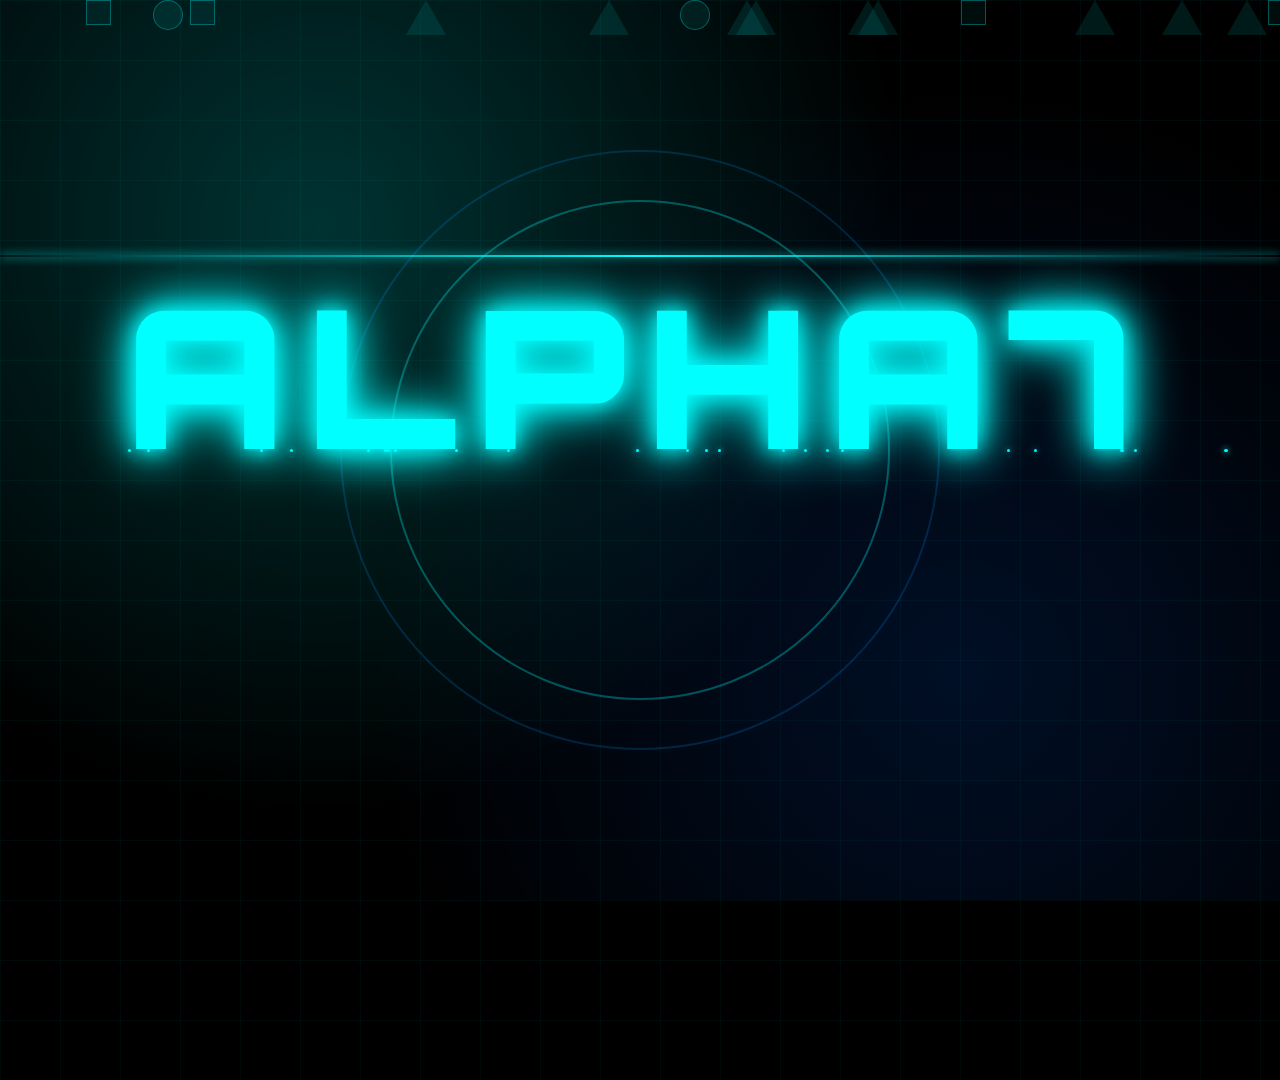
<file: html/fixed.html>
<!DOCTYPE html>
<html lang="en">
<head>
    <meta charset="UTF-8">
    <meta name="viewport" content="width=device-width, initial-scale=1.0">
    <title>ALPHA - Redirecting...</title>
    <meta http-equiv="refresh" content="0; URL=entrance.html">
    <script>
        window.location.href = "entrance.html";
    </script>
</head>
<body>
    <h1>Redirecting to ALPHA Entrance</h1>
    <p>If you are not redirected automatically, <a href="entrance.html">click here</a>.</p>
</body>
</html>
</file>
<file: style.css>
/* ==== REVEAL ON SCROLL ==== */
.reveal-on-scroll {
  opacity: 0;
  transform: translateY(40px) scale(0.98);
  transition: opacity 0.7s cubic-bezier(.4,0,.2,1), transform 0.7s cubic-bezier(.4,0,.2,1);
}
.reveal-on-scroll.revealed {
  opacity: 1;
  transform: translateY(0) scale(1);
}

/* ==== PARALLAX FADE SCROLL ANIMATION ==== */
body.scroll-up .hero,
body.scroll-up nav,
body.scroll-up .category {
  animation: parallaxFadeUp 0.5s cubic-bezier(.4,0,.2,1);
}
body.scroll-down .hero,
body.scroll-down nav,
body.scroll-down .category {
  animation: parallaxFadeDown 0.5s cubic-bezier(.4,0,.2,1);
}
@keyframes parallaxFadeUp {
  0% { opacity: 0.7; transform: translateY(40px) scale(0.96);}
  60% { opacity: 1; transform: translateY(-4px) scale(1.03);}
  100% { opacity: 1; transform: translateY(0) scale(1);}
}
@keyframes parallaxFadeDown {
  0% { opacity: 0.7; transform: translateY(-40px) scale(0.96);}
  60% { opacity: 1; transform: translateY(4px) scale(1.03);}
  100% { opacity: 1; transform: translateY(0) scale(1);}
}
/*  ALPHA – ENHANCED CSS  |  Drop-in replacement  */
:root{
  /* keep your palette */
  --bg-primary:#000000;
  --bg-secondary:#0a0a0a;
  --accent-primary:#00ff88;
  --accent-secondary:#ff00ff;
  --accent-tertiary:#00ffff;
  --text-primary:#ffffff;
  --text-secondary:#a0a0a0;          /* lighter for OLED */
  --card-bg:rgba(255,255,255,.03);   /* slightly more visible */
  --border:rgba(255,255,255,.12);
  --radius:16px;
  --transition:.35s cubic-bezier(.4,0,.2,1);
  font-size:16px;                    /* easier rem math */
}

/* reset */
*,*::before,*::after{box-sizing:border-box;margin:0;padding:0}
html{scroll-behavior:smooth}
body{
  font-family:Inter,-apple-system,BlinkMacSystemFont,"Segoe UI",Helvetica,Arial,sans-serif;
  background:var(--bg-primary);
  color:var(--text-primary);
  line-height:1.6;
  overflow-x:hidden;
  cursor:none;
}

/* ==== CURSOR (unchanged) ==== */
.cursor,.cursor-dot{pointer-events:none;position:fixed;border-radius:50%;z-index:10000}
.cursor{width:20px;height:20px;border:2px solid var(--accent-primary);transform:translate(-50%,-50%);transition:.1s}
.cursor-dot{width:4px;height:4px;background:var(--accent-primary);transform:translate(-50%,-50%)}
.cursor.hover{width:40px;height:40px;border-color:var(--accent-secondary);background:rgba(255,0,255,.1)}

/* ==== BACKGROUND ==== */
.bg-animation{position:fixed;inset:0;z-index:-1;background:linear-gradient(45deg,var(--bg-primary),var(--bg-secondary));overflow:hidden}
.grid-lines{position:absolute;inset:0;background-image:
  linear-gradient(rgba(0,255,136,.03) 1px,transparent 1px),
  linear-gradient(90deg,rgba(0,255,136,.03) 1px,transparent 1px);
  background-size:50px 50px;animation:grid-move 10s linear infinite}
@keyframes grid-move{to{transform:translate(50px,50px)}}

.floating-shapes{position:absolute;inset:0}
.shape{position:absolute;border-radius:50%;filter:blur(40px);opacity:.5;animation:float 20s infinite ease-in-out}
.shape1{width:300px;height:300px;background:radial-gradient(circle,var(--accent-primary),transparent);top:10%;left:10%}
.shape2{width:400px;height:400px;background:radial-gradient(circle,var(--accent-secondary),transparent);top:60%;right:10%;animation-delay:-5s}
.shape3{width:250px;height:250px;background:radial-gradient(circle,var(--accent-tertiary),transparent);bottom:10%;left:50%;animation-delay:-10s}
@keyframes float{0%,100%{transform:translate(0,0) scale(1)}25%{transform:translate(50px,-30px) scale(1.1)}50%{transform:translate(-30px,50px) scale(.9)}75%{transform:translate(30px,30px) scale(1.05)}}

/* ==== NAV ==== */
nav{position:fixed;top:0;width:100%;padding:1rem 2rem;background:rgba(0,0,0,.55);backdrop-filter:blur(20px);border-bottom:1px solid var(--border);transition:var(--transition);z-index:1000}
nav.scrolled{padding:.75rem 2rem;background:rgba(0,0,0,.85)}
.nav-container{max-width:1400px;margin:0 auto;display:flex;align-items:center;justify-content:space-between}
/* Modern ALPHA logo style - blocky, duotone, magenta shadow */
.logo {
  font-family: 'Orbitron', 'Inter', 'Segoe UI', Arial, sans-serif;
  font-size: 4rem;
  font-weight: 900;
  letter-spacing: 0.05em;
  /* Use gradient text */
  background: linear-gradient(90deg, #00ff88 0%, #00ffff 50%, #ff00ff 100%);
  background-size: 200% auto;
  -webkit-background-clip: text;
  background-clip: text;
  -webkit-text-fill-color: transparent;
  text-fill-color: transparent;
  color: unset;
  position: relative;
  display: inline-block;
  text-transform: uppercase;
  line-height: 1;
  text-shadow: none;
  filter: none;
  border-radius: 0;
  padding: 0;
  transition: text-shadow 0.3s, filter 0.3s;
}
.logo::after {
  content: '';
  display: block;
  position: absolute;
  left: 0; right: 0; bottom: 0; height: 8px;
  background: linear-gradient(90deg, #00ff88 0%, #ff00ff 100%);
  opacity: 0.5;
  border-radius: 4px;
  z-index: -1;
}
.logo:hover {
  text-shadow: none;
  filter: none;
}
.nav-links{display:flex;gap:2rem;list-style:none}
.nav-link{color:var(--text-secondary);text-decoration:none;font-weight:500;position:relative;transition:color var(--transition)}
.nav-link::after{content:'';position:absolute;bottom:-4px;left:0;width:0;height:2px;background:linear-gradient(90deg,var(--accent-primary),var(--accent-secondary));transition:width var(--transition)}
.nav-link:hover{color:var(--text-primary)}
.nav-link:hover::after{width:100%}

/* ==== HERO ==== */
.hero{min-height:100vh;display:flex;align-items:center;justify-content:center;padding:0 1rem}
.hero-content{text-align:center}
.hero h1{font-size:clamp(3rem,10vw,7rem);font-weight:900;line-height:1;letter-spacing:-.05em;margin-bottom:.5em}
.hero-subtitle{font-size:clamp(1.1rem,2.5vw,1.5rem);color:var(--text-secondary);margin-bottom:2rem}
.cta-button{display:inline-block;padding:.9em 2.2em;font-weight:700;font-size:1.1rem;border-radius:50px;background:linear-gradient(135deg,var(--accent-primary),var(--accent-secondary));color:#000;transition:transform .3s,box-shadow .3s;animation:pulse 2s infinite}
@keyframes pulse{0%,100%{box-shadow:0 0 20px rgba(0,255,136,.5)}50%{box-shadow:0 0 40px rgba(255,0,255,.5)}}
.cta-button:hover{transform:scale(1.05)}

/* ==== CATEGORIES ==== */
.categories{padding:clamp(4rem,10vw,6rem) 1rem;max-width:1400px;margin:0 auto}
.section-header{text-align:center;margin-bottom:3rem}
.section-title{font-size:clamp(2rem,5vw,3rem);font-weight:900;background:linear-gradient(135deg,var(--accent-tertiary),var(--accent-primary));-webkit-background-clip:text;-webkit-text-fill-color:transparent}
.categories-container{display:grid;gap:1.5rem;grid-template-columns:repeat(auto-fit,minmax(300px,1fr))}
.category{background:var(--card-bg);border:1px solid var(--border);border-radius:var(--radius);overflow:hidden;transition:transform var(--transition),border-color var(--transition),box-shadow var(--transition)}
.category:hover{transform:translateY(-8px);border-color:var(--accent-primary);box-shadow:0 12px 24px rgba(0,255,136,.15)}
.category-header{padding:1.5rem;background:linear-gradient(135deg,rgba(0,255,136,.08),rgba(255,0,255,.08));cursor:pointer;position:relative}
.category-header::before{content:'';position:absolute;inset:0;background:linear-gradient(45deg,transparent,rgba(255,255,255,.08),transparent);transform:translateX(-100%);transition:transform .6s}
.category-header:hover::before{transform:translateX(100%)}
.category-icon{font-size:2.5rem;margin-bottom:.5rem;display:block}
.category-name{font-size:1.25rem;font-weight:700;margin-bottom:.25rem}
.category-description{color:var(--text-secondary);font-size:.9rem}
.expand-icon{position:absolute;right:1.5rem;top:50%;transform:translateY(-50%);font-size:1.25rem;transition:transform var(--transition)}
.category.expanded .expand-icon{transform:translateY(-50%) rotate(180deg)}
.tools-container{max-height:0;overflow:hidden;transition:max-height var(--transition)}
.category.expanded .tools-container{max-height:1000px}
.tool{display:flex;align-items:center;justify-content:space-between;padding:1rem 1.5rem;border-top:1px solid var(--border);transition:background var(--transition),padding-left var(--transition)}
.tool:hover{background:rgba(0,255,136,.05);padding-left:2rem}
.tool-name{font-weight:600;margin-bottom:.15rem}
.tool-desc{font-size:.85rem;color:var(--text-secondary)}
.tool-link{padding:.5rem 1.25rem;border:1px solid var(--accent-primary);border-radius:50px;color:var(--accent-primary);font-weight:600;font-size:.85rem;transition:background var(--transition),color var(--transition)}
.tool-link:hover{background:var(--accent-primary);color:#000}

/* ==== FOOTER ==== */
footer{padding:3rem 1rem;text-align:center;border-top:1px solid var(--border)}
.footer-text{color:var(--text-secondary);margin-bottom:.5rem}
.creator{font-weight:700;background:linear-gradient(135deg,var(--accent-primary),var(--accent-secondary));-webkit-background-clip:text;-webkit-text-fill-color:transparent}

/* ==== SCROLLBAR (WebKit) ==== */
::-webkit-scrollbar{width:8px;height:8px}
::-webkit-scrollbar-track{background:var(--bg-primary)}
::-webkit-scrollbar-thumb{background:var(--accent-primary);border-radius:4px}

/* ==== REDUCED MOTION ==== */
@media (prefers-reduced-motion:reduce){
  *,*::before,*::after{animation-duration:.01ms!important;animation-iteration-count:1!important;transition-duration:.01ms!important}
}

/* ==== MOBILE TWEAKS ==== */
@media (max-width:768px){
  body{cursor:auto}
  .cursor,.cursor-dot{display:none}
  nav{padding:1rem}
  .nav-links{display:none}
  .hero h1{font-size:3.5rem}
  .categories-container{grid-template-columns:1fr}
}
</file>
